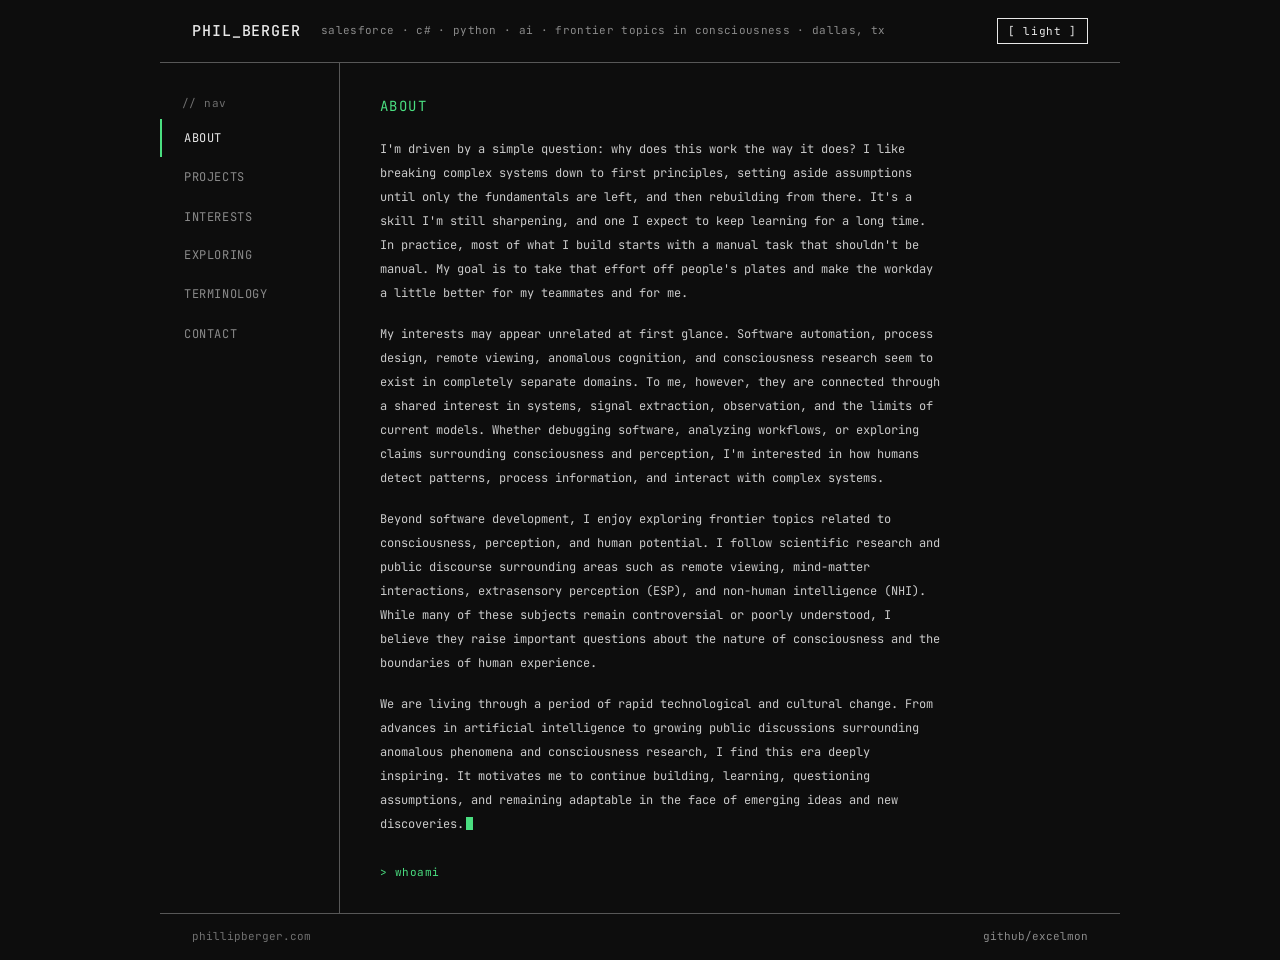
<file: index.html>
<!DOCTYPE html>
<html lang="en">
<head>
  <meta charset="UTF-8" />
  <meta name="description" content="Phillip Berger — Salesforce, C#, Python, automation, and consciousness research. Based in Dallas-Fort Worth, TX.">
  <meta name="viewport" content="width=device-width, initial-scale=1.0" />
  <title>Phillip Berger</title>
  <link rel="canonical" href="https://phillipberger.com/" />

  <!-- Link previews (LinkedIn, Slack, etc.) -->
  <meta property="og:type" content="website" />
  <meta property="og:site_name" content="Phillip Berger" />
  <meta property="og:title" content="Phillip Berger" />
  <meta property="og:description" content="Phillip Berger — Salesforce, C#, Python, automation, and consciousness research. Based in Dallas-Fort Worth, TX." />
  <meta property="og:url" content="https://phillipberger.com/" />
  <meta property="og:image" content="https://phillipberger.com/assets/img/og-home.png" />
  <meta property="og:image:width" content="1200" />
  <meta property="og:image:height" content="627" />
  <meta name="twitter:card" content="summary_large_image" />

  <script>
    try { if (localStorage.getItem('site-theme') === 'light') document.documentElement.setAttribute('data-theme', 'light'); } catch (e) {}
  </script>
  <link href="https://fonts.googleapis.com/css2?family=JetBrains+Mono:wght@400;500&display=swap" rel="stylesheet" />
  <link href="/assets/css/site.css" rel="stylesheet" />
</head>
<body>

<div class="site-wrap">

  <header>
    <span class="name">PHIL_BERGER</span>
    <span class="tagline">salesforce &middot; c# &middot; python &middot; ai &middot; frontier topics in consciousness &middot; dallas, tx</span>
    <div class="header-right">
      <button class="theme-toggle" onclick="toggleTheme()" id="themeBtn">[ light ]</button>
    </div>
    <div class="tab-row">
      <div class="folder-nav-wrap">
        <button class="folder-tab-btn" id="folderTabBtn" onclick="toggleFolderNav(this)">
          <svg class="tab-border" aria-hidden="true">
            <polyline id="tabBorderPoly" points=""/>
          </svg>
          &gt; NAV
        </button>
        <div class="folder-dropdown" id="folderDropdown">
          <button class="active" onclick="showMobile('about', this)">ABOUT</button>
          <a class="nav-link" href="/projects/">PROJECTS</a>
          <button onclick="showMobile('interests', this)">INTERESTS</button>
          <button onclick="showMobile('exploring', this)">EXPLORING</button>
          <a class="nav-link" href="/terminology/">TERMINOLOGY</a>
          <button onclick="showMobile('contact', this)">CONTACT</button>
        </div>
      </div>
    </div>
  </header>

  <div class="body">

    <nav>
      <div class="nav-comment">// nav</div>
      <button class="active" onclick="show('about', this)">ABOUT</button>
      <a class="nav-link" href="/projects/">PROJECTS</a>
      <button onclick="show('interests', this)">INTERESTS</button>
      <button onclick="show('exploring', this)">EXPLORING</button>
      <a class="nav-link" href="/terminology/">TERMINOLOGY</a>
      <button onclick="show('contact', this)">CONTACT</button>
    </nav>

    <main>

      <div class="section active" id="about">
        <div class="section-label">ABOUT</div>
        <p class="about-text">
          I'm driven by a simple question: why does this work the way it does? I like breaking 
          complex systems down to first principles, setting aside assumptions until only the 
          fundamentals are left, and then rebuilding from there. It's a skill I'm still sharpening, 
          and one I expect to keep learning for a long time. In practice, most of what I build 
          starts with a manual task that shouldn't be manual. My goal is to take that effort off 
          people's plates and make the workday a little better for my teammates and for me.
        </p>
        <p class="about-text" style="margin-top: 1.4em;">
          My interests may appear unrelated at first glance. Software automation, process design, 
          remote viewing, anomalous cognition, and consciousness research seem to exist in 
          completely separate domains. To me, however, they are connected through a shared interest 
          in systems, signal extraction, observation, and the limits of current models. Whether 
          debugging software, analyzing workflows, or exploring claims surrounding consciousness and 
          perception, I'm interested in how humans detect patterns, process information, and 
          interact with complex systems.
        </p>
        <p class="about-text" style="margin-top: 1.4em;">
          Beyond software development, I enjoy exploring frontier topics related to consciousness, 
          perception, and human potential. I follow scientific research and public discourse 
          surrounding areas such as remote viewing, mind-matter interactions, extrasensory 
          perception (ESP), and non-human intelligence (NHI). While many of these subjects remain 
          controversial or poorly understood, I believe they raise important questions about the 
          nature of consciousness and the boundaries of human experience.
        </p>
        <p class="about-text" style="margin-top: 1.4em;">
          We are living through a period of rapid technological and cultural change. From advances 
          in artificial intelligence to growing public discussions surrounding anomalous phenomena 
          and consciousness research, I find this era deeply inspiring. It motivates me to continue 
          building, learning, questioning assumptions, and remaining adaptable in the face of 
          emerging ideas and new discoveries.<span class="cursor"></span></p>
        </p>
        <div class="prompt-line">&gt; whoami</div>
      </div>

      <div class="section" id="interests">
        <div class="section-label">INTERESTS</div>
        <div class="interest-row">
          <span class="interest-label">Salesforce Trailhead</span>
          <span class="interest-meta">[RANGER] [21 SUPERBADGES]</span>
        </div>
        <div class="interest-row">
          <span class="interest-label">Automated PDF Generation</span>
          <span class="interest-meta">[ACTIVE]</span>
        </div>

        <div class="interests-subhead">===== READING =====</div>

        <div class="book-row">
          <div class="book-top">
            <span class="book-title">Remote Viewing Secrets</span>
            <span class="book-author">[BY Joseph McMoneagle]</span>
          </div>
          <div class="book-note">Remote Viewer #001 in the Army's STARGATE program. Learn how to remote view and develop your own abilities.</div>
        </div>

        <div class="book-row">
          <div class="book-top">
            <span class="book-title">Limitless Mind</span>
            <span class="book-author">[BY Russell Targ]</span>
          </div>
          <div class="book-note">Stanford Research Institute's investigations into psychic abilities and the spiritual implications of remote viewing.</div>
        </div>

        <div class="book-row">
          <div class="book-top">
            <span class="book-title">The Science of Magic</span>
            <span class="book-author">[BY Dean Radin PhD]</span>
          </div>
          <div class="book-note">Explores scientific breakthroughs, from quantum mechanics to the mind-body connection to non-local consciousness.</div>
        </div>

        <div class="book-row">
          <div class="book-top">
            <span class="book-title">Encounters</span>
            <span class="book-author">[BY D.W. Pasulka]</span>
          </div>
          <div class="book-note">Examines the various forms of NHI contact and how the phenomena interacts with humanity.</div>
        </div>

        <div class="book-row">
          <div class="book-top">
            <span class="book-title">Skinwalkers at the Pentagon</span>
            <span class="book-author">[BY James T. Lacatski D.Eng.]</span>
          </div>
          <div class="book-note">The Pentagon's Advanced Aerospace Weapon System Applications Program (AAWSAP) to investigate UFOs leads to Skinwalker Ranch, where strange phenomena is reported and entities that follow military personnel back home.</div>
        </div>

        <div class="book-row">
          <div class="book-top">
            <span class="book-title">The Seventh Sense</span>
            <span class="book-author">[BY Lyn Buchanan]</span>
          </div>
          <div class="book-note">Buchanan shares his story about being trained to remote view for the U.S. military, and how he trains individuals to utilize their inherent psychic abilities through controlled remove viewing (CRV).</div>
        </div>

        <div class="prompt-line">&gt; perception_under_review_</div>
      </div>

      <div class="section" id="exploring">
        <div class="section-label">CURRENTLY EXPLORING</div>
        <div class="exploring-item">Basic Controlled Remote Viewing (CRV) Course - crviewer.com</div>
        <div class="exploring-item">ARV protocols</div>
        <div class="exploring-item">Learning more about AI-assisted systems design</div>
        <div class="exploring-item">IONS Noetic Adventure game/study</div>
        <div class="prompt-line">&gt; always_learning_</div>
      </div>

      <div class="section" id="contact">
        <div class="section-label">CONTACT</div>
        <div class="contact-tagline">Feel free to reach out regarding software, systems design, or consciousness research.</div>
        <div class="contact-row">
          <span class="contact-label">EMAIL</span>
          <span class="contact-value"><a href="mailto:berger.phil@gmail.com">berger.phil@gmail.com</a></span>
        </div>
        <div class="contact-row">
          <span class="contact-label">LINKEDIN</span>
          <span class="contact-value"><a href="https://www.linkedin.com/in/phillip-berger-99815488/" target="_blank" rel="noopener">linkedin.com/in/phillip-berger-99815488</a></span>
        </div>
        <div class="contact-row">
          <span class="contact-label">GITHUB</span>
          <span class="contact-value"><a href="https://github.com/excelmon" target="_blank" rel="noopener">github.com/excelmon</a></span>
        </div>
        <div class="prompt-line">&gt; establish_connection_</div>
      </div>

    </main>

  </div>

  <footer>
    <span class="footer-left">phillipberger.com</span>
    <span class="footer-right">
      <a href="https://github.com/excelmon" target="_blank" rel="noopener">github/excelmon</a>
    </span>
  </footer>

</div>

<script src="/assets/js/site.js"></script>
<script>
  // Section switching for the home page. Sections are deep-linkable: /#about, /#interests, /#exploring, /#contact
  function activate(id) {
    var target = document.getElementById(id);
    if (!target || !target.classList.contains('section')) return false;
    document.querySelectorAll('.section').forEach(function(s) { s.classList.remove('active'); });
    target.classList.add('active');
    document.querySelectorAll('nav button, .folder-dropdown button').forEach(function(b) {
      var oc = b.getAttribute('onclick') || '';
      b.classList.toggle('active', oc.indexOf("'" + id + "'") !== -1);
    });
    return true;
  }

  function setHash(id) {
    if (history.replaceState) history.replaceState(null, '', id === 'about' ? '/' : '#' + id);
  }

  function show(id, el) {
    activate(id);
    setHash(id);
  }

  function showMobile(id, el) {
    activate(id);
    setHash(id);
    closeFolderNav();
  }

  function routeFromHash() {
    var id = (location.hash || '').replace('#', '');
    if (id === 'projects') { location.replace('/projects/'); return; }  // old links
    activate(id || 'about');
  }

  routeFromHash();
  window.addEventListener('hashchange', routeFromHash);
</script>

<!-- Cloudflare Web Analytics --><script defer src='https://static.cloudflareinsights.com/beacon.min.js' data-cf-beacon='{"token": "962c4d2133ba44c7ba669d0be5d064f4"}'></script><!-- End Cloudflare Web Analytics -->

</body>
</html>
</file>
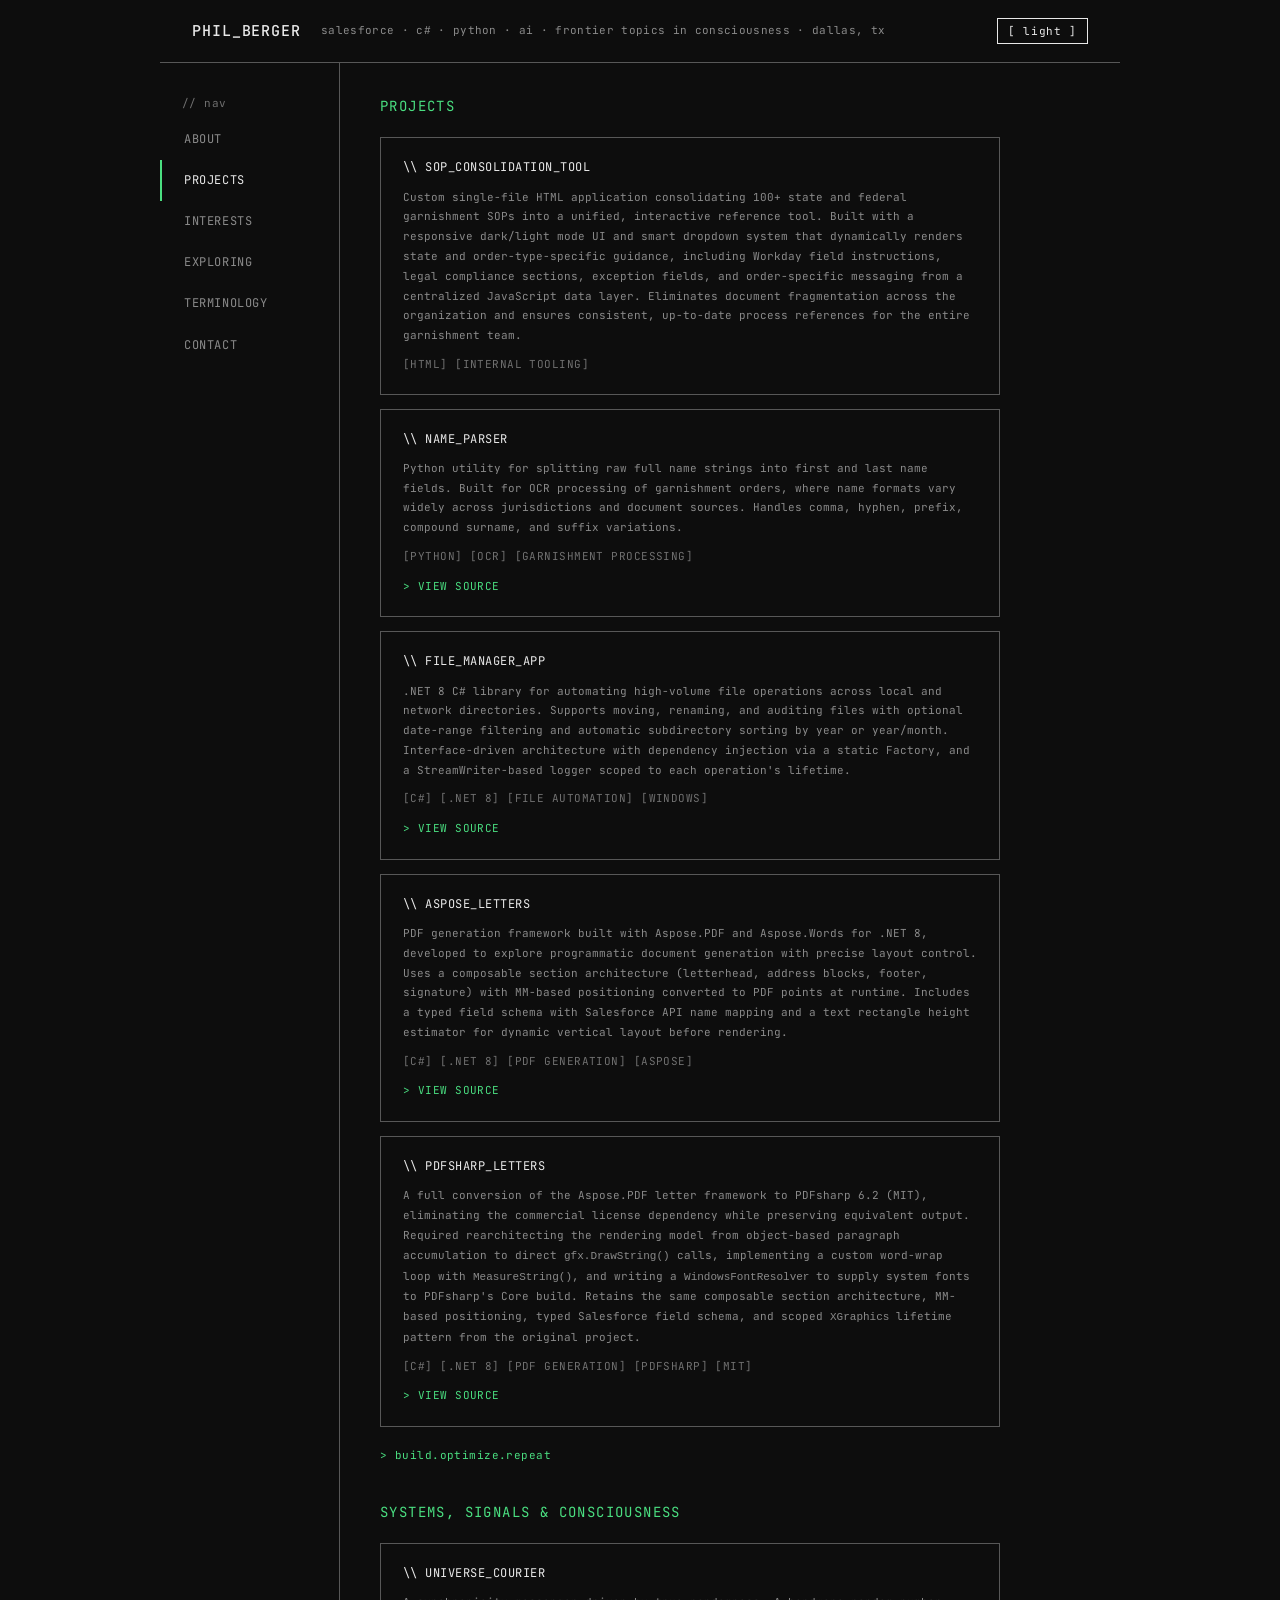
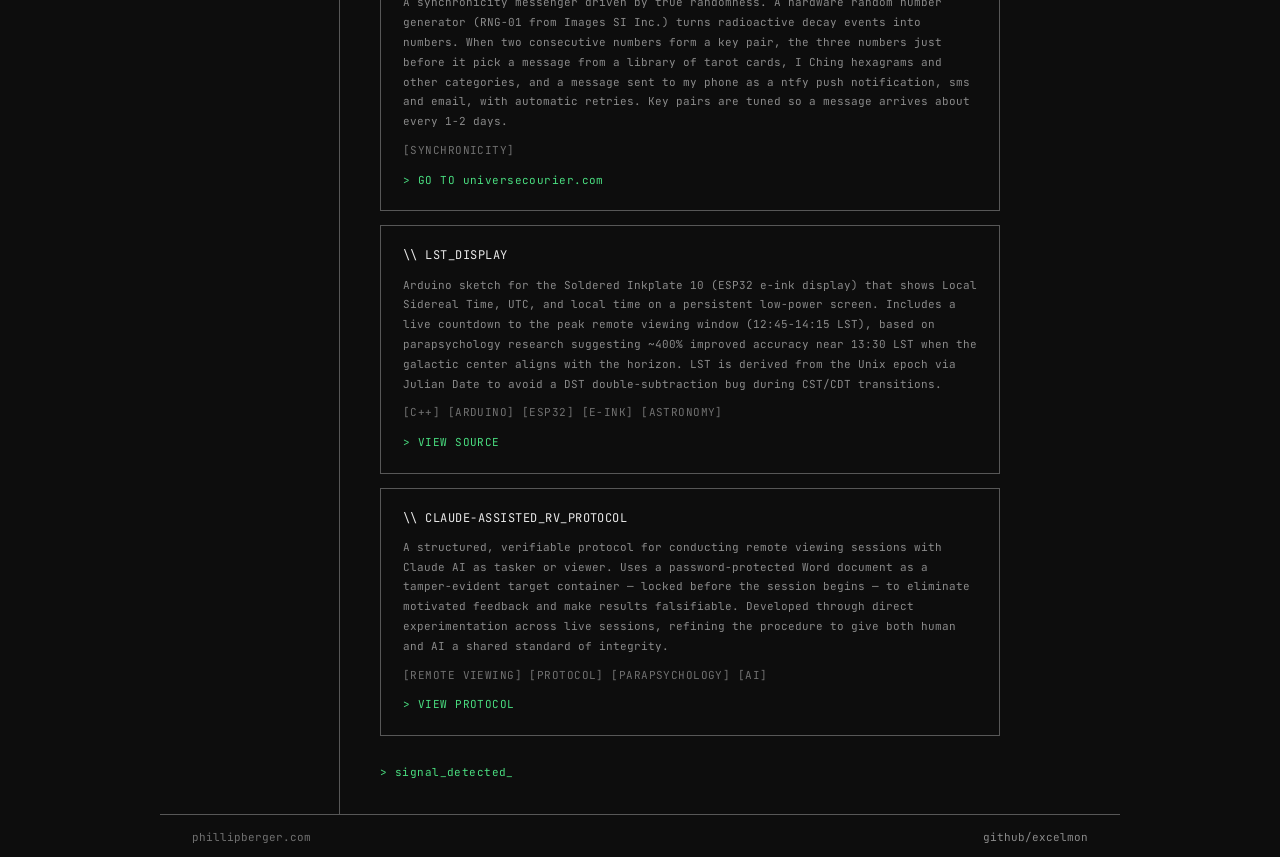
<file: projects/index.html>
<!DOCTYPE html>
<html lang="en">
<head>
  <meta charset="UTF-8" />
  <meta name="viewport" content="width=device-width, initial-scale=1.0" />
  <title>Projects — Phillip Berger</title>
  <meta name="description" content="Software projects by Phillip Berger: garnishment process tooling, C#/.NET 8 PDF generation, Python OCR utilities, and file automation.">
  <link rel="canonical" href="https://phillipberger.com/projects/" />

  <!-- Link previews (LinkedIn, Slack, etc.) -->
  <meta property="og:type" content="website" />
  <meta property="og:site_name" content="Phillip Berger" />
  <meta property="og:title" content="Projects — Phillip Berger" />
  <meta property="og:description" content="Software projects by Phillip Berger: garnishment process tooling, C#/.NET 8 PDF generation, Python OCR utilities, and file automation." />
  <meta property="og:url" content="https://phillipberger.com/projects/" />
  <meta property="og:image" content="https://phillipberger.com/assets/img/og-projects.png" />
  <meta property="og:image:width" content="1200" />
  <meta property="og:image:height" content="627" />
  <meta name="twitter:card" content="summary_large_image" />

  <script>
    try { if (localStorage.getItem('site-theme') === 'light') document.documentElement.setAttribute('data-theme', 'light'); } catch (e) {}
  </script>
  <link href="https://fonts.googleapis.com/css2?family=JetBrains+Mono:wght@400;500&display=swap" rel="stylesheet" />
  <link href="/assets/css/site.css" rel="stylesheet" />
</head>
<body>

<div class="site-wrap">

  <header>
    <a class="name" href="/" style="text-decoration:none;">PHIL_BERGER</a>
    <span class="tagline">salesforce &middot; c# &middot; python &middot; ai &middot; frontier topics in consciousness &middot; dallas, tx</span>
    <div class="header-right">
      <button class="theme-toggle" onclick="toggleTheme()" id="themeBtn">[ light ]</button>
    </div>
    <div class="tab-row">
      <div class="folder-nav-wrap">
        <button class="folder-tab-btn" id="folderTabBtn" onclick="toggleFolderNav(this)">
          <svg class="tab-border" aria-hidden="true">
            <polyline id="tabBorderPoly" points=""/>
          </svg>
          &gt; NAV
        </button>
        <div class="folder-dropdown" id="folderDropdown">
          <a class="nav-link" href="/#about">ABOUT</a>
          <a class="nav-link active" href="/projects/" aria-current="page">PROJECTS</a>
          <a class="nav-link" href="/#interests">INTERESTS</a>
          <a class="nav-link" href="/#exploring">EXPLORING</a>
          <a class="nav-link" href="/terminology/">TERMINOLOGY</a>
          <a class="nav-link" href="/#contact">CONTACT</a>
        </div>
      </div>
    </div>
  </header>

  <div class="body">

    <nav>
      <div class="nav-comment">// nav</div>
      <a class="nav-link" href="/#about">ABOUT</a>
      <a class="nav-link active" href="/projects/" aria-current="page">PROJECTS</a>
      <a class="nav-link" href="/#interests">INTERESTS</a>
      <a class="nav-link" href="/#exploring">EXPLORING</a>
      <a class="nav-link" href="/terminology/">TERMINOLOGY</a>
      <a class="nav-link" href="/#contact">CONTACT</a>
    </nav>

    <main>

      <div class="section active" id="projects">
        <h1 class="section-label" style="font-weight:400;">PROJECTS</h1>

        <div class="project-card" id="sop-consolidation-tool">
          <div class="project-title">\\ SOP_CONSOLIDATION_TOOL</div>
          <div class="project-desc">
            Custom single-file HTML application consolidating 100+ state and federal garnishment SOPs 
            into a unified, interactive reference tool. Built with a responsive dark/light mode UI
            and smart dropdown system that dynamically renders state and order-type-specific guidance,
            including Workday field instructions, legal compliance sections, exception fields, and
            order-specific messaging from a centralized JavaScript data layer. Eliminates document
            fragmentation across the organization and ensures consistent, up-to-date process references
            for the entire garnishment team.
          </div>
          <div class="project-tag">[HTML] [INTERNAL TOOLING]</div>
        </div>

        <div class="project-card" id="name-parser">
          <div class="project-title">\\ NAME_PARSER</div>
          <div class="project-desc">
            Python utility for splitting raw full name strings into first and last
            name fields. Built for OCR processing of garnishment orders, where name
            formats vary widely across jurisdictions and document sources. Handles
            comma, hyphen, prefix, compound surname, and suffix variations.
          </div>
          <div class="project-tag">[PYTHON] [OCR] [GARNISHMENT PROCESSING]</div>
          <a class="project-link" href="https://github.com/excelmon/excelmon.github.io/tree/main/projects/name-parser" target="_blank" rel="noopener">&gt; VIEW SOURCE</a>
        </div>

        <div class="project-card" id="file-manager-app">
          <div class="project-title">\\ FILE_MANAGER_APP</div>
          <div class="project-desc">
            .NET 8 C# library for automating high-volume file operations across local
            and network directories. Supports moving, renaming, and auditing files
            with optional date-range filtering and automatic subdirectory sorting by
            year or year/month. Interface-driven architecture with dependency
            injection via a static Factory, and a StreamWriter-based logger scoped
            to each operation's lifetime.
          </div>
          <div class="project-tag">[C#] [.NET 8] [FILE AUTOMATION] [WINDOWS]</div>
          <a class="project-link" href="https://github.com/excelmon/excelmon.github.io/tree/main/projects/file-manager-app" target="_blank" rel="noopener">&gt; VIEW SOURCE</a>
        </div>
        <div class="project-card" id="aspose-letters">
          <div class="project-title">\\ ASPOSE_LETTERS</div>
          <div class="project-desc">
            PDF generation framework built with Aspose.PDF and Aspose.Words for
            .NET 8, developed to explore programmatic document generation with
            precise layout control. Uses a composable section architecture
            (letterhead, address blocks, footer, signature) with MM-based
            positioning converted to PDF points at runtime. Includes a typed
            field schema with Salesforce API name mapping and a text rectangle
            height estimator for dynamic vertical layout before rendering.
          </div>
          <div class="project-tag">[C#] [.NET 8] [PDF GENERATION] [ASPOSE]</div>
          <a class="project-link" href="https://github.com/excelmon/excelmon.github.io/tree/main/projects/aspose-letters" target="_blank" rel="noopener">&gt; VIEW SOURCE</a>
        </div>

        <div class="project-card" id="pdfsharp-letters">
          <div class="project-title">\\ PDFSHARP_LETTERS</div>
          <div class="project-desc">
            A full conversion of the Aspose.PDF letter framework to PDFsharp 6.2
            (MIT), eliminating the commercial license dependency while preserving
            equivalent output. Required rearchitecting the rendering model from
            object-based paragraph accumulation to direct <code>gfx.DrawString()</code>
            calls, implementing a custom word-wrap loop with <code>MeasureString()</code>,
            and writing a <code>WindowsFontResolver</code> to supply system fonts to
            PDFsharp's Core build. Retains the same composable section architecture,
            MM-based positioning, typed Salesforce field schema, and scoped
            <code>XGraphics</code> lifetime pattern from the original project.
          </div>
          <div class="project-tag">[C#] [.NET 8] [PDF GENERATION] [PDFSHARP] [MIT]</div>
          <a class="project-link" href="https://github.com/excelmon/excelmon.github.io/tree/main/projects/pdfsharp-letters" target="_blank" rel="noopener">&gt; VIEW SOURCE</a>
        </div>

        <div class="prompt-line" style="margin-top: 20px;">&gt; build.optimize.repeat</div>

        <div class="section-label" style="margin-top: 36px;">SYSTEMS, SIGNALS &amp; CONSCIOUSNESS</div>

        <div class="project-card" id="universecourier">
          <div class="project-title">\\ UNIVERSE_COURIER</div>
          <div class="project-desc">
            A synchronicity messenger driven by true randomness. A hardware random number
            generator (RNG-01 from Images SI Inc.) turns radioactive decay events into numbers.
            When two consecutive numbers form a key pair, the three numbers just before it pick a 
            message from a library of tarot cards, I Ching hexagrams and other categories, and a  
            message sent to my phone as a ntfy push notification, sms and email, with automatic retries. 
            Key pairs are tuned so a message arrives about every 1-2 days.
          </div>
          <div class="project-tag">[SYNCHRONICITY]</div>
          <a class="project-link" href="https://universecourier.com" target="_blank" rel="noopener">&gt; GO TO universecourier.com</a>
        </div>

        <div class="project-card" id="lst-display">
          <div class="project-title">\\ LST_DISPLAY</div>
          <div class="project-desc">
            Arduino sketch for the Soldered Inkplate 10 (ESP32 e-ink display) that
            shows Local Sidereal Time, UTC, and local time on a persistent low-power
            screen. Includes a live countdown to the peak remote viewing window
            (12:45-14:15 LST), based on parapsychology research suggesting ~400%
            improved accuracy near 13:30 LST when the galactic center aligns with
            the horizon. LST is derived from the Unix epoch via Julian Date to avoid
            a DST double-subtraction bug during CST/CDT transitions.
          </div>
          <div class="project-tag">[C++] [ARDUINO] [ESP32] [E-INK] [ASTRONOMY]</div>
          <a class="project-link" href="https://github.com/excelmon/excelmon.github.io/tree/main/projects/lst-display" target="_blank" rel="noopener">&gt; VIEW SOURCE</a>
        </div>

        <div class="project-card" id="claude-assisted-rv-protocol">
          <div class="project-title">\\ CLAUDE-ASSISTED_RV_PROTOCOL</div>
          <div class="project-desc">
            A structured, verifiable protocol for conducting remote viewing sessions
            with Claude AI as tasker or viewer. Uses a password-protected Word
            document as a tamper-evident target container — locked before the session
            begins — to eliminate motivated feedback and make results falsifiable.
            Developed through direct experimentation across live sessions, refining
            the procedure to give both human and AI a shared standard of integrity.
          </div>
          <div class="project-tag">[REMOTE VIEWING] [PROTOCOL] [PARAPSYCHOLOGY] [AI]</div>
          <a class="project-link" href="https://github.com/excelmon/excelmon.github.io/tree/main/projects/remote-viewing-protocol" target="_blank" rel="noopener">&gt; VIEW PROTOCOL</a>
        </div>
        <div class="prompt-line">&gt; signal_detected_</div>
      </div>

    </main>

  </div>

  <footer>
    <span class="footer-left"><a href="/" style="color:inherit;">phillipberger.com</a></span>
    <span class="footer-right">
      <a href="https://github.com/excelmon" target="_blank" rel="noopener">github/excelmon</a>
    </span>
  </footer>

</div>

<script src="/assets/js/site.js"></script>

<!-- Cloudflare Web Analytics --><script defer src='https://static.cloudflareinsights.com/beacon.min.js' data-cf-beacon='{"token": "962c4d2133ba44c7ba669d0be5d064f4"}'></script><!-- End Cloudflare Web Analytics -->

</body>
</html>
</file>
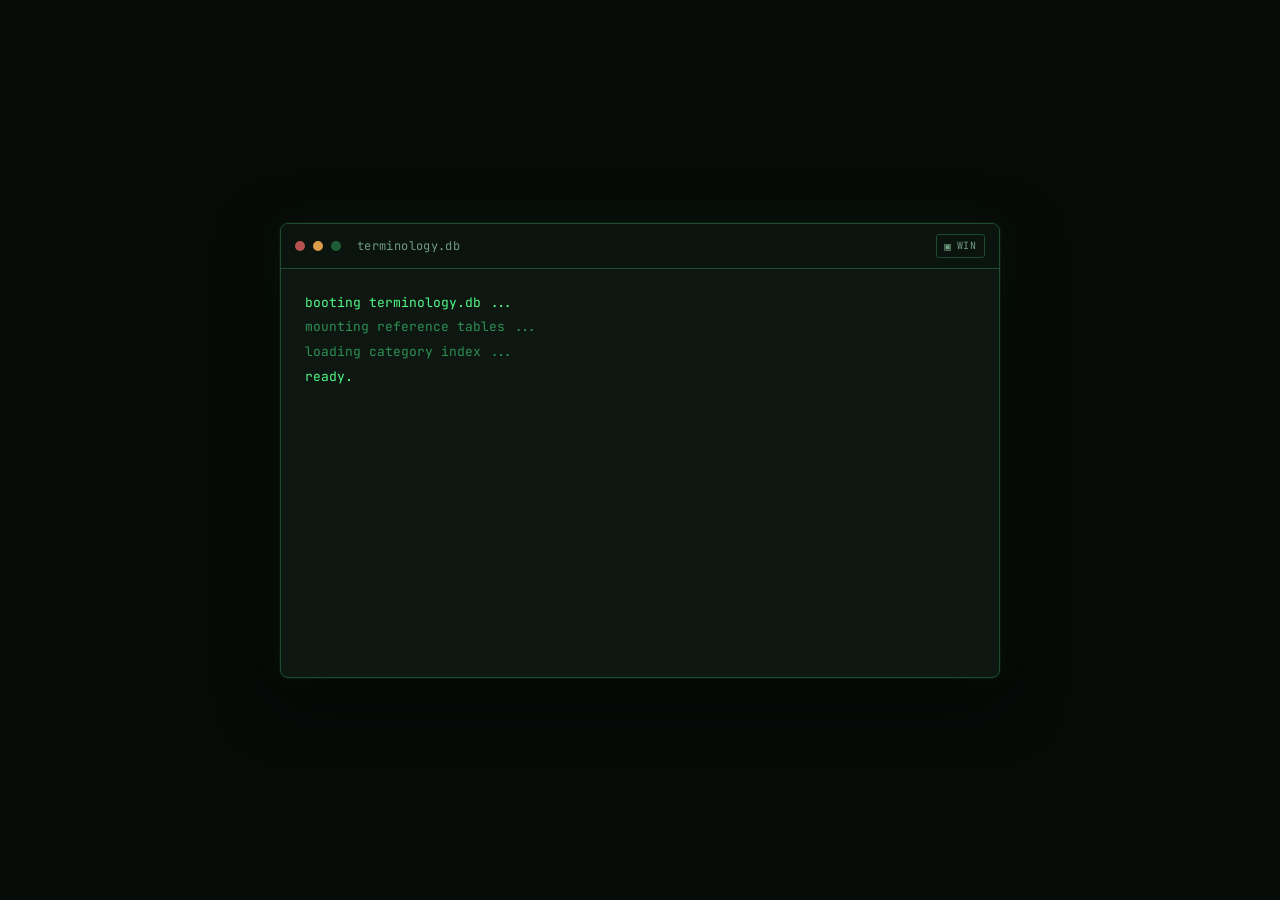
<file: terminology/index.html>
<!DOCTYPE html>
<html lang="en">
<head>
<meta charset="UTF-8">
<meta name="viewport" content="width=device-width, initial-scale=1.0, viewport-fit=cover">
<meta name="theme-color" content="#070b08">
<meta name="apple-mobile-web-app-capable" content="yes">
<meta name="apple-mobile-web-app-status-bar-style" content="black-translucent">
<meta name="apple-mobile-web-app-title" content="terminology.db">
<meta name="mobile-web-app-capable" content="yes">
<meta name="description" content="Interactive terminology reference terminal.">
<link rel="apple-touch-icon" href="data:image/svg+xml,%3Csvg%20xmlns%3D%22http%3A%2F%2Fwww.w3.org%2F2000%2Fsvg%22%20viewBox%3D%220%200%20180%20180%22%3E%3Crect%20width%3D%22180%22%20height%3D%22180%22%20rx%3D%2238%22%20fill%3D%22%23070b08%22%2F%3E%3Crect%20x%3D%2222%22%20y%3D%2234%22%20width%3D%22136%22%20height%3D%22112%22%20rx%3D%2210%22%20fill%3D%22%230d1611%22%20stroke%3D%22%231f4a30%22%20stroke-width%3D%224%22%2F%3E%3Ccircle%20cx%3D%2242%22%20cy%3D%2251%22%20r%3D%225%22%20fill%3D%22%23ff6b6b%22%2F%3E%3Ccircle%20cx%3D%2258%22%20cy%3D%2251%22%20r%3D%225%22%20fill%3D%22%23ffb454%22%2F%3E%3Ccircle%20cx%3D%2274%22%20cy%3D%2251%22%20r%3D%225%22%20fill%3D%22%234ffb86%22%2F%3E%3Cpath%20d%3D%22M42%2082h55M42%20101h75M42%20120h48%22%20stroke%3D%22%234ffb86%22%20stroke-width%3D%227%22%20stroke-linecap%3D%22round%22%2F%3E%3C%2Fsvg%3E">
<title>terminology.db</title>
<link rel="preconnect" href="https://fonts.googleapis.com">
<link href="https://fonts.googleapis.com/css2?family=VT323&family=JetBrains+Mono:wght@400;500;700&display=swap" rel="stylesheet">
<style>
  :root {
    --bg: #070b08;
    --bg-panel: #0d1611;
    --bg-inset: #081209;
    --green: #4ffb86;
    --green-bright: #a8ffc4;
    --green-dim: #2b8f52;
    --green-faint: #1c5c37;
    --amber: #ffb454;
    --text-muted: #6f9a80;
    --border: #1f4a30;
    --danger: #ff6b6b;

    --window-bg: var(--bg-panel);
    --title-bg: #0a130d;
    --title-border: var(--border);
    --window-radius: 8px;
  }

  * { box-sizing: border-box; }

  html, body {
    margin: 0;
    padding: 0;
    min-height: 100vh;
    background: var(--bg);
    font-family: 'JetBrains Mono', monospace;
    color: var(--green);
  }

  body {
    display: flex;
    align-items: center;
    justify-content: center;
    padding:
      max(32px, env(safe-area-inset-top))
      max(16px, env(safe-area-inset-right))
      max(32px, env(safe-area-inset-bottom))
      max(16px, env(safe-area-inset-left));
    -webkit-tap-highlight-color: transparent;
    overscroll-behavior-y: none;
  }

  /* ---------- CRT wrapper ---------- */
  .crt {
    position: relative;
    width: 100%;
    max-width: 720px;
  }

  .crt::before {
    content: "";
    position: absolute;
    inset: 0;
    pointer-events: none;
    background: repeating-linear-gradient(
      to bottom,
      rgba(255,255,255,0.025) 0px,
      rgba(255,255,255,0.025) 1px,
      transparent 1px,
      transparent 3px
    );
    mix-blend-mode: overlay;
    z-index: 5;
    border-radius: 8px;
  }

  .terminal-window {
    position: relative;
    background: var(--window-bg);
    border: 1px solid var(--border);
    border-radius: var(--window-radius);
    box-shadow:
      0 0 0 1px rgba(79, 251, 134, 0.05),
      0 20px 60px rgba(0,0,0,0.6),
      0 0 40px rgba(79, 251, 134, 0.06);
    overflow: hidden;
    animation: flicker 6s infinite steps(1);
  }

  @keyframes flicker {
    0%, 96%, 100% { opacity: 1; }
    97% { opacity: 0.94; }
    98% { opacity: 1; }
  }

  @media (prefers-reduced-motion: reduce) {
    .terminal-window { animation: none; }
  }

  /* ---------- title bar ---------- */
  .title-bar {
    display: flex;
    align-items: center;
    gap: 8px;
    padding: 10px 14px;
    background: var(--title-bg);
    border-bottom: 1px solid var(--title-border);
  }

  .dot { width: 10px; height: 10px; border-radius: 50%; background: var(--green-faint); }
  .dot.amber { background: var(--amber); opacity: 0.85; }
  .dot.red { background: var(--danger); opacity: 0.7; }

  .close-site {
    cursor: pointer;
    text-decoration: none;
  }

  .dot.red.close-site:hover {
    opacity: 1;
    box-shadow: 0 0 8px rgba(255, 107, 107, 0.45);
  }

  .title-bar span.name {
    margin-left: 8px;
    font-size: 12px;
    color: var(--text-muted);
    letter-spacing: 0.03em;
  }

  /* ---------- theme toggle ---------- */
  .theme-toggle {
    margin-left: auto;
    display: inline-flex;
    align-items: center;
    gap: 5px;
    padding: 4px 7px;
    border: 1px solid var(--border);
    border-radius: 3px;
    background: transparent;
    color: var(--text-muted);
    font-family: inherit;
    font-size: 10px;
    letter-spacing: 0.08em;
    cursor: pointer;
    transition: border-color 0.15s ease, color 0.15s ease, background 0.15s ease;
  }

  .theme-toggle:hover {
    border-color: var(--green-dim);
    color: var(--green-bright);
    background: rgba(79, 251, 134, 0.05);
  }

  .theme-toggle .theme-icon { font-size: 11px; }

  /* ---------- Windows theme ---------- */
  .terminal-window.windows-theme {
    --bg-panel: #111111;
    --bg-inset: #050505;
    --green: #c7f0d0;
    --green-bright: #f2fff5;
    --green-dim: #8aaa93;
    --green-faint: #4c5d51;
    --amber: #d8a84e;
    --text-muted: #9aa39d;
    --border: #343434;
    --window-bg: #111111;
    --title-bg: #202020;
    --title-border: #343434;
    --window-radius: 2px;
    box-shadow:
      0 0 0 1px rgba(255,255,255,0.03),
      0 18px 50px rgba(0,0,0,0.65);
  }

  .terminal-window.windows-theme .title-bar {
    padding: 8px 10px 8px 12px;
    min-height: 34px;
  }

  .terminal-window.windows-theme .dot { display: none; }

  .terminal-window.windows-theme .title-bar::before {
    content: '▣';
    color: #cfcfcf;
    font-size: 13px;
    margin-right: 2px;
  }

  .terminal-window.windows-theme .title-bar span.name {
    margin-left: 0;
    color: #d7d7d7;
    font-family: 'Segoe UI', Arial, sans-serif;
    font-size: 12px;
    letter-spacing: 0;
  }

  .windows-controls {
    display: none;
  }

  .terminal-window.windows-theme .windows-controls {
    margin-left: 8px;
    display: flex;
    align-items: center;
    align-self: stretch;
  }

  .windows-controls button,
  .windows-controls a {
    width: 40px;
    height: 28px;
    padding: 0;
    border: 0;
    background: transparent;
    color: #d5d5d5;
    font-family: 'Segoe UI', Arial, sans-serif;
    font-size: 13px;
    cursor: default;
    text-decoration: none;
    display: inline-flex;
    align-items: center;
    justify-content: center;
  }

  .windows-controls .close { font-size: 15px; cursor: pointer; }

  .terminal-window.windows-theme .windows-controls .close:hover {
    background: #c42b1c;
    color: white;
  }

  .terminal-window.windows-theme .windows-controls button:not(.close):hover {
    background: #353535;
  }

  .terminal-window.windows-theme .banner {
    font-family: 'Cascadia Mono', 'Consolas', 'Courier New', monospace;
    text-shadow: none;
  }

  .terminal-window.windows-theme select,
  .terminal-window.windows-theme button.flashcard-btn,
  .terminal-window.windows-theme .output-panel {
    border-radius: 2px;
  }

  .terminal-window.windows-theme button.flashcard-btn {
    color: #d8d8d8;
    border-color: #666;
  }

  .terminal-window.windows-theme button.flashcard-btn:hover {
    background: rgba(255,255,255,0.05);
    box-shadow: none;
  }

  /* ---------- body ---------- */
  .terminal-body {
    padding: 22px 24px 26px;
    min-height: 360px;
  }

  .banner {
    font-family: 'VT323', monospace;
    font-size: 30px;
    line-height: 1.1;
    color: var(--green-bright);
    text-shadow: 0 0 12px rgba(79,251,134,0.35);
    margin: 0 0 4px;
    letter-spacing: 0.02em;
  }

  .subhead {
    font-size: 12px;
    color: var(--text-muted);
    margin: 0 0 22px;
  }

  /* boot sequence */
  #boot {
    font-size: 13px;
    line-height: 1.9;
    min-height: 360px;
  }
  #boot .boot-line { opacity: 0; animation: bootIn 0.15s ease-out forwards; }
  #boot .boot-line.dim { color: var(--green-dim); }
  @keyframes bootIn { to { opacity: 1; } }

  #main { display: none; }
  #main.visible { display: block; animation: bootIn 0.3s ease-out; }

  /* ---------- prompt rows ---------- */
  .prompt-row {
    margin-bottom: 18px;
  }

  .prompt-row.hidden { display: none; }

  label {
    display: block;
    font-size: 11px;
    text-transform: uppercase;
    letter-spacing: 0.12em;
    color: var(--green-dim);
    margin-bottom: 6px;
  }

  label::before {
    content: "> ";
    color: var(--amber);
  }

  select {
    width: 100%;
    appearance: none;
    -webkit-appearance: none;
    background: var(--bg-inset);
    color: var(--green-bright);
    border: 1px solid var(--border);
    border-radius: 4px;
    padding: 10px 34px 10px 12px;
    font-family: inherit;
    font-size: 14px;
    cursor: pointer;
    background-image: linear-gradient(45deg, transparent 50%, var(--green-dim) 50%),
                       linear-gradient(135deg, var(--green-dim) 50%, transparent 50%);
    background-position: calc(100% - 18px) center, calc(100% - 13px) center;
    background-size: 5px 5px, 5px 5px;
    background-repeat: no-repeat;
    transition: border-color 0.15s ease;
  }

  select:hover { border-color: var(--green-dim); }

  select:focus-visible, button:focus-visible {
    outline: none;
    border-color: var(--green);
    box-shadow: 0 0 0 3px rgba(79, 251, 134, 0.25);
  }

  option { background: var(--bg-inset); color: var(--green-bright); }

  /* ---------- actions ---------- */
  .actions {
    display: flex;
    align-items: center;
    gap: 14px;
    margin: 22px 0 20px;
    flex-wrap: wrap;
  }

  button.flashcard-btn {
    background: transparent;
    color: var(--amber);
    border: 1px solid var(--amber);
    border-radius: 4px;
    padding: 10px 18px;
    font-family: inherit;
    font-size: 13px;
    letter-spacing: 0.06em;
    cursor: pointer;
    transition: background 0.15s ease, color 0.15s ease, box-shadow 0.15s ease;
  }

  button.flashcard-btn:hover {
    background: rgba(255, 180, 84, 0.1);
    box-shadow: 0 0 16px rgba(255, 180, 84, 0.25);
  }

  button.flashcard-btn:active { transform: translateY(1px); }

  .hint {
    font-size: 11px;
    color: var(--text-muted);
  }

  /* ---------- output ---------- */
  .output-panel {
    background: var(--bg-inset);
    border: 1px solid var(--border);
    border-radius: 4px;
    padding: 16px 18px;
    min-height: 120px;
  }

  .output-empty {
    color: var(--text-muted);
    font-size: 13px;
  }

  .output-cat {
    font-size: 10px;
    text-transform: uppercase;
    letter-spacing: 0.14em;
    color: var(--green-dim);
    margin-bottom: 8px;
  }

  .output-label {
    font-size: 15px;
    color: var(--green-bright);
    margin-bottom: 12px;
    font-weight: 700;
  }

  .output-label::before { content: "$ "; color: var(--amber); }

  pre.output-value {
    margin: 0;
    white-space: pre-wrap;
    word-break: break-word;
    font-family: 'JetBrains Mono', monospace;
    font-size: 13px;
    line-height: 1.6;
    color: var(--green);
  }

  pre.output-value big {
    font-size: 1.25em;
    line-height: 1.3;
  }

  .line-reveal {
    opacity: 0;
    display: block;
    animation: revealLine 0.18s ease-out forwards;
  }

  /* tighter spacing for table-like rows (lines containing "|") */
  .line-tight {
    line-height: 1.15;
  }

  .line-spacer {
    line-height: 0.8;
  }

  @keyframes revealLine {
    from { opacity: 0; transform: translateY(3px); }
    to { opacity: 1; transform: none; }
  }

  @media (prefers-reduced-motion: reduce) {
    .line-reveal { animation: none; opacity: 1; }
  }

  .cursor {
    display: inline-block;
    width: 8px;
    height: 14px;
    background: var(--green);
    margin-left: 2px;
    vertical-align: -2px;
    animation: blink 1s step-end infinite;
  }

  @keyframes blink { 50% { opacity: 0; } }

  @media (max-width: 480px) {
    body {
      align-items: flex-start;
      padding-top: max(18px, env(safe-area-inset-top));
      padding-bottom: max(18px, env(safe-area-inset-bottom));
    }

    .banner { font-size: 24px; }
    .terminal-body { padding: 18px 16px 20px; }

    select,
    button.flashcard-btn {
      min-height: 44px;
    }

    .theme-toggle {
      min-height: 32px;
      padding: 5px 8px;
    }

    .output-panel {
      overflow-x: hidden;
      -webkit-overflow-scrolling: touch;
    }
  
  @media (max-width: 480px) {
      pre.output-value {
          width: 100%;
          min-width: 0;
          font-size: 11px;
          line-height: 1.45;
          white-space: pre-wrap;
          overflow-wrap: anywhere;
          word-break: normal;
      }
  
      .line-tight {
          line-height: 1.2;
      }
  }

    .windows-controls button,
    .windows-controls a {
      width: 34px;
    }
  }
</style>
</head>
<body>

<div class="crt">
  <div class="terminal-window">
    <div class="title-bar">
      <a class="dot red close-site" href="/" aria-label="Back to main site" title="Back to main site"></a>
      <div class="dot amber"></div>
      <div class="dot"></div>
      <span class="name">terminology.db</span>

      <button class="theme-toggle" id="theme-toggle" type="button"
              aria-label="Switch terminal theme" title="Switch terminal theme">
        <span class="theme-icon">▣</span>
        <span id="theme-toggle-label">WIN</span>
      </button>

      <div class="windows-controls" aria-hidden="true">
        <button type="button" aria-label="Minimize">−</button>
        <button type="button" aria-label="Maximize">□</button>
        <a class="close close-site" href="/" aria-label="Back to main site" title="Back to main site">×</a>
      </div>
    </div>

    <div class="terminal-body">

      <div id="boot"></div>

      <div id="main">
        <p class="banner">TERMINOLOGY REFERENCE</p>
        <p class="subhead">select an area, then a term</p>

        <div class="prompt-row" id="row-area">
          <label for="area-select">terminology area</label>
          <select id="area-select">
            <option value="" disabled selected>-- choose an area --</option>
          </select>
        </div>

        <div class="prompt-row hidden" id="row-term">
          <label for="term-select">term</label>
          <select id="term-select">
            <option value="" disabled selected>-- choose a term --</option>
          </select>
        </div>

        <div class="actions">
          <button class="flashcard-btn" id="flashcard-btn" type="button">[ FLASHCARD ]</button>
          <span class="hint">pulls a random term from any area</span>
        </div>

        <div class="output-panel" id="output">
          <p class="output-empty">// no term selected yet</p>
        </div>
      </div>

    </div>
  </div>
</div>

<script>
  // ---------------------------------------------------------------
  // DATA
  // Converted from the Python source: triple-quoted strings -> template
  // literals, tabs -> spaces, dedent applied manually.
  // ---------------------------------------------------------------
  const terminologyDict = {
    consciousness: {
      catLabel: 'CONSCIOUSNESS',
      terms: {
        psionic_asset: {
          label: 'psionic asset',
          value: `A "psionic asset" refers to a human operator with alleged psychic or <b>"extratemporal"</b> \
abilities who is used in secret military or private programs to mentally summon, communicate with, or \
pilot non-human intelligence (NHI) craft.

<b><big>Origins and Core Claims of Psionic Assets</b></big>

The term gained widespread attention following disclosures by military veterans and whistleblowers \
like Jake Barber, who alleged that some crash-retrieval or landing operations were not accidental, \
but deliberately initiated by psionic operators.

<b>• Definition:</b> Individuals believed to possess a natural predisposition for anomalous mental \
sensitivities, telepathy, or remote interaction.
<b>• The Mechanism:</b> Operators reportedly use deep meditation, focused intent, or altered states of \
consciousness to create a mental or spiritual bridge with the technology or intelligence behind UAPs.

<u><b>Intended Functions:</b></u>
<b>• Summoning:</b> Persuading or inviting a craft to manifest or land in a specific location.
<b>• Interfacing:</b> Acting as a biological or telepathic link to comprehend or manipulate the craft's \
flight systems.
<b>• Retrieval Coordination:</b> Guiding recovery teams to precise locations where a controlled or landed \
phenomenon could be secured.`          
        },
        remote_viewing: {
          label: 'Remote Viewing (RV)',
          value: `Remote viewing is the practice of seeking mental impressions of a hidden, distant, \
or unseen target. Coined in the early 1970s by physicists [Russell Targ and Harold Puthoff] at the \
Stanford Research Institute (SRI) alongside artist Ingo Swann, the term emerged from experiments \
investigating psychic phenomena and espionage. Despite being widely considered a pseudoscience by the \
mainstream scientific community, it became the focus of multi-million-dollar intelligence programs \
and is still used, exploited and studied today.`
        },
        controlled_remote_viewing: {
          label: 'Controlled Remote Viewing (CRV)',
          value: `Controlled Remote Viewing (CRV) is a structured, protocol-driven methodology \
developed in the 1970s by the Stanford Research Institute alongside artist Ingo Swann.

Designed for intelligence-gathering, it uses pen, paper, and strict "blind" numerical coordinates \
to separate raw sensory data from imagination or analytical bias. Viewers are trained to set aside \
analytical naming (analytical overlay - AOL) or guessing ("it is a house") and focus purely on \
fundamental sensory descriptors ("red," "smooth," "cold").

The CRV structure allows the viewer to be in control of the session. The viewer has various tools \
to task the subconscious with information gathering and other tools to set asside analytical thoughts \
(the conscious, thinking mind), and emotional responses which degrade accuracy and slowly destroy the session.`
        },
        esp: {
          label: 'Extrasensory perception (ESP)',
          value: `ESP is the ability to gain information or feel things using the mind without using the \
standard physical senses of sight, hearing, touch, taste, or smell.

<big><b>Types of ESP</b></big>

<b>• Telepathy:</b> Reading or transferring thoughts between people.
<b>• Clairvoyance:</b> Seeing or knowing about hidden objects or distant events.
<b>• Precognition:</b> Predicting or foreseeing future events.
<b>• Retrocognition:</b> Knowing about events from the past`        
        }
      }
    },
    people: {
      catLabel: 'PEOPLE',
      terms: {
        harald_malmgren: {
          label: 'Harald Malmgren',
          value: `Harald Malmgren (1935 - 2025) was a statesman and whitehouse advisor. At the end of \
his life, he publicly claimed to have held pieces of a UFO in his hands, which was given to him by the \
head of the Albuquerque branch of the Atomic Security Commission and the eventual founder of DARPA, \
Lawrence Preston Gise (who also happens to be Jeff Bezos' maternal grandfather).

Malmgren's mentor was Richard Bissel, who founded <b>Area 51</b> and was deputy director of the CIA.`
        },
        jacobo_grinberg: {
          label: 'Jacobo Grinberg',
          value: `Dr. Jacobo Grinberg-Zylberbaum (1946 - 1994) was a prominent Mexican neurophysiologist \
and psychologist who famously vanished without a trace in December 1994 just before his 48th birthday, \
after he publicly claimed to have deciphered the fundamental codes of reality itself. He was allegedly \
on the verge of proving that human consciousness could directly alter the physical world, a concept akin \
to finding "the Matrix" years before the movie came out.

He is well-known for blending conventional scientific methods with the study of Mexican shamanism, \
telepathy, and human consciousness.

<big><b>Scientific Work and Theories</b></big>

<b>Syntergic Theory:</b> Grinberg proposed that the human brain does not generate consciousness itself, \
but rather acts as a biological transducer or receiver that decodes a pre-existing holographic matrix \
or energy field he called "the lattice." 

<b>Transferred Potentials:</b> In his laboratory at the National Autonomous University of Mexico (UNAM), he \
conducted controversial experiments attempting to measure direct, non-local brain-to-brain communication \
between isolated subjects. 

<b>Shamanism:</b> He spent time studying indigenous Mexican healers, most notably the famous psychic surgeon \
known as "Pachita", to scientifically document phenomena that defied standard Western physics`
        },        
        michael_talbot: {
          label: 'Michael Talbot',
          value: `In "The Holographic Universe", Michael Talbot argues that the physical universe is a giant \
hologram, functioning as a 3D projection from a deeper level of reality beyond space and time. \
Published in 1991, the book builds upon the theories of quantum physicist David Bohm and neurophysiologist \
Karl Pribram to explain consciousness, the mind-body connection, and paranormal phenomena.

In a strange synchronicity, he had written a novel about vampires in 1982, where he explored the idea \
that vampirism was a rare form of leukemia. In 1992, he contracted a rare form of \
leukemia, which he died from.`
        },        
        lyn_buchanan: {
          label: 'Lyn Buchanan',
          value: `Leonard "Lyn" Buchanan is a retired U.S. Army Intelligence Sergeant First Class who \
served as a prominent "psychic spy" and trainer within the military's secret Project Stargate remote \
viewing unit <i>(viewer 018)</i> from 1984 to 1992.

<b><big>Military Career & Project Stargate</b></big>

<b>• Unit Base:</b> Stationed at Fort Meade, Maryland, for over eight years.
<b>• Core Role:</b> Served as an active Controlled Remote Viewer (CRV) and the primary database manager for the unit.
<b>• Pop Culture Tie:</b> His unconventional military experiences helped inspire aspects of the book and film The Men Who Stare at Goats.
<b>• Real-World Use:</b> Utilized his skills to assist law enforcement.

<b><big>Authored Books</b></big>

<b>The Seventh Sense:</b> Secrets of Remote Viewing as Told By a Psychic Spy for \
the U.S. Military, detailing the operational history of government parapsychology. \
Buchanan shares some his most interesting remote viewing sessions, which include targets \
for intelligence agencies, historical figures and fascinating NHI targets.

<b>Gravity:</b> Penned a second book focusing on his personal theories regarding physics and gravity.`
        },        
        ingo_swann: {
          label: 'Ingo Swann',
          value: `Ingo Swann (1933-2013) was an American psychic, artist, and author who co-created and \
popularized the term "remote viewing" in the early 1970s. He helped establish coordinated psychic testing \
protocols alongside physicists at the Stanford Research Institute for government-backed intelligence initiatives \
like the Stargate Project.

<b><big>Origins and SRI Experiments</b></big>

<b>Coining the Term:</b> Swann suggested the phrase "remote viewing" to differentiate controlled mental scanning from \
traditional clairvoyance.

<b>SRI Collaboration:</b> Working with researchers Russell Targ and Harold Puthoff at the Stanford Research Institute, \
Swann participated in laboratory tests designed to see if individuals could perceive hidden, distant targets \
using only geographic coordinates.

<b>Government Interest:</b> His testing attracted sponsorship from intelligence groups, including the CIA and the \
U.S. Army, leading to decades of classified military intelligence exploration.`
        },   
        jake_barber: {
          label: 'Jake Barber',
          value: `Jake Barber (Jacob Barber) is a high-profile U.S. Air Force veteran and defense contractor \
who made waves as a prominent UFO/UAP (Unidentified Anomalous Phenomena) whistleblower. 

Barber claims he was contracted by the U.S. military and intelligence agencies for roughly 20 years to secure \
and transport downed non-human craft. 

<b><big>His core revelations include:</b></big>

<b>The "Egg-Shaped" Craft:</b> Barber claims to have gotten within 100 feet of an SUV-sized, white, seamless \
"egg-shaped" craft that lacked an engine. NewsNation independently obtained and broadcast a video from the \
belly of a retrieval helicopter corroborating the transportation of this specific anomalous object.

<b>The "Eightgon":</b> On another mission, he reported retrieving a distinct, flying disc-shaped craft with eight \
visible, sharp edges.

<b>Psionic Summoning:</b> Barber claims secret government operations utilize individuals with unique "psionic" \
or spiritual capabilities (frequently of Indigenous heritage) to connect with and bring down these crafts \
using microwave energy weapons.`
        },        
        joe_mcmoneagle: {
          label: 'Joe McMoneagle',
          value: `Joe McMoneagle (born January 11, 1946) is a retired U.S. Army Chief Warrant Officer and \
renowned psychic.

Known as <b>"Remote Viewer 001,"</b> he was a foundational operative in the U.S. military's \
classified Stargate Project, using remote viewing for intelligence gathering. He currently authors books \
and teaches at The Monroe Institute.

<b><big>Military Background & Stargate Project</b></big>

Joined the U.S. Army and served long-term in intelligence and security assignments.

Recruited in 1978 as one of the first psychic spy operatives for the classified unit \
at Fort Meade, Maryland.

Participated in thousands of remote viewing trials working alongside researchers \
at SRI International and Science Applications International Corporation (SAIC).

Conducted operational tasks during historical events like the Iran hostage crisis and tracking foreign \
military installations. Retired from active military service in 1984.

<b><big>Post-Military Work & Teaching</b></big>

Co-owner of Intuitive Intelligence Applications, Inc., providing applied anomalous cognition collection for \
commercial and research clients.

Serves as a trainer and instructor for residential and virtual programs at The Monroe Institute, teaching \
remote viewing theory and application.

Authored multiple books detailing his background and experiences, \
including Mind Trek, The Stargate Chronicles, and Remote Viewing Secrets`
        },         
        robert_bigelow: {
          label: 'Robert Bigelow',
          value: `Billionaire aerospace entrepreneur and hotel magnate Robert Bigelow has spent over 40 years \
and tens of millions of dollars privately funding UFO and paranormal research.

<b><big>Private Research and Institutes</b></big>

<b>National Institute for Discovery Science (NIDS):</b> Founded by Bigelow in 1995 to scientifically study fringe science, \
ufology, and anomalous phenomena before it was disbanded in 2004.

<b>Skinwalker Ranch:</b> Purchased the 512-acre Utah ranch in 1996 to investigate reported UFO sightings, cryptids, and \
multi-dimensional anomalies using an on-site NIDS research team.

<b>Bigelow Aerospace Advanced Space Studies (BAASS):</b> Created as an extension of his aerospace company in 2008 to research \
unexplained aerial phenomena and physiological impacts on human witnesses. 

<b><big>Government Partnerships and Advocacy</b></big>
<b>AAWSAP / AATIP Support:</b> Instrumental in lobbying U.S. Senator Harry Reid to launch the Pentagon's secretive Advanced \
Aerospace Weapon System Applications Program (AAWSAP) and AATIP, which contracted BAASS to build an extensive database \
tracking military encounters and physical evidence.

<b>Bigelow Aerospace:</b> The Bigelow Expandable Activity Module (BEAM) is an expandable habitat test on the International Space \
Station. In 2008, the CIA blocked the transfer of legacy unidentified anomalous phenomena (UAP) or metamaterials from Lockheed \
Martin to Robert Bigelow's aerospace program.

<b>Calls for Disclosure:</b> Publicly advocates for formal presidential disclosure regarding a recognized non-human \
intelligent presence on Earth, including briefing high-level political figures to encourage public acknowledgment.`
        },         
        uri_geller: {
          label: 'Uri Geller',
          value: `Uri Geller, famous Israeli illusionist and self-proclaimed psychic, underwent remote viewing \
tests in the 1970s by physicists Russell Targ and Harold Puthoff at the Stanford Research Institute (SRI). \
These laboratory experiments, aimed at testing human extra-sensory perception for U.S. intelligence \
interests, remain a subject of intense historical debate and controversy.`
        },         
        hal_puthoff: {
          label: 'Hal Puthoff',
          value: `Dr. Harold E. "Hal" Puthoff is an American physicist and engineer who co-coined the \
term "remote viewing" and led foundational Cold War-era psychic spying research for the U.S. government \
at the Stanford Research Institute (SRI) during the 1970s and 1980s.

<b><big>Origins and Research at SRI</b></big>

<b>Scientific Framework:</b> In the early 1970s, at SRI, Hal Puthoff & Russell Targ partnered \
with Ingo Swann to create scientific protocols and testing around "remote viewing". With CIA funding, \
they worked to develope the methodology for this purported ability to mentally perceive and describe \
hidden, distant geographical targets or objects. Puthoff designed double-blind protocols where a \
<i>"viewer"</i> sat in a sealed, shielded room at SRI and attempted to describe a random target location \
anywhere in the world. Meanwhile, a separate team traveled to that secret <i>"outbounder"</i> target site \
to provide real-time coordinates.

<b>Key Figures:</b> Puthoff and Targ worked with prominent experimental subjects like Ingo Swann, Pat Price, \
and Uri Geller to test anomalous cognition under laboratory protocols.

<b>Government Backing:</b> Their work attracted funding from the CIA, DIA, and Department of Defense, evolving \
into multi-agency efforts like the Stargate Project.`
        },     
        russell_targ: {
          label: 'Russell Targ',
          value: `Physicist and author Russell Targ co-founded a pioneering, CIA-sponsored extrasensory \
perception research program at the Stanford Research Institute (SRI) in 1972.

Along with physicist Harold Puthoff, Targ coined the term "remote viewing" to describe the alleged mental \
ability to perceive distant or hidden targets

<b><big>Origins and Government Projects</b></big>

<b>SRI Experiments:</b> Targ and Puthoff tested gifted subjects like artist Ingo Swann and former police officer \
Pat Price, attempting to have them mentally describe remote geographic locations, buildings, and hidden objects.

<b>Stargate Project:</b> Their work evolved into multi-agency military intelligence efforts (under names like Grill \
Flame and later Stargate Project) intended to use psychic spying during the Cold War. 

<b><big>Methods and Philosophy</b></big>

<b>Quieting the Mind:</b> Targ maintains that successful remote viewing requires setting aside analytical thought, \
ego, and "naming" objects, drawing parallels to Buddhist concepts of "naked awareness".

<b>Non-locality:</b> He argues that remote viewing operates outside standard electromagnetic shielding because \
consciousness is non-local and interconnected across space and time.`
        },
        thomas_townsend_brown: {
          label: 'Thomas Townsend Brown',
          value: `Thomas Townsend Brown (March 18, 1905 - October 27, 1985) was an American inventor whose experiments \
and research on electricity based anti-gravitational observable momentum by ionizing different materials \
led him to believe he discovered a type of anti-gravity. He believed this was caused by strong electric fields.

Related:
• Electrohydrodynamics
• Biefeld-Brown effect
• electrogravitics`
        },
        tim_taylor: {
          label: 'Tim Taylor ("Tyler D")',
          value: `Tim Taylor (pseudonymously called "Tyler" or "Tyler D" in Dianna Pasulka's "American Cosmic") is a \
former aerospace engineer and NASA launch director. Taylor was a primary source for Pasulka's work. In the book, Pasulka \
claims Taylor was a part of a secret space program, involving UFOs. When pressing Taylor further on his job, he claimed \
more a esoteric purpose, of "adjusting timelines" like the movie "The Adjustment Bureau". Taylor explained that he works \
for someone similar to <i>"The Hammer"</i> or some higher-dimensional being that puts humans in their place and fixes bad timelines. 

Pasulka states Taylor was always talking about time travel in pop-culture. 

<b><big>According to the Bledsoe family:</b></big>

Taylor relayed the same time travel information to UFO experiencer Chris Bledsoe and his son Ryan, who further claimed \
that Taylor told them he was part of a secret time traveler group called the <i>"Nassau Group"</i>, lead by the mid-century \
inventor Thomas Townsend Brown. According to Chris, Taylor became very close to him and his family. 

Taylor took Bledsoe to the NASA Kennedy Space Centre - Astronaut Crew Quarters located in the \
Operations and Checkout building. It is claimed that very few people and only one President have ever been inside the \
Astronaut Crew Quarters, but Chris is given a personal tour of the facility. 

Inside the crew quarters, Taylor tells Bledsoe (a prominent UFO experiencer):
<b><i>"Everyone who has ever been in those rooms has been to space. They bought something back with them, and it's still there. \
Now you have felt it too, and it has felt you. Everything will be different now."</i></b>

As Taylor is reluctant (perhaps unable) to publicly comment on these exchanges, we can only rely on the crediability of the Bledsoe \
family. This is perhaps intentional deniability, as Taylor could easily corroborate or refute the Bledsoe's claims, but he does neither. \
The silence is open for us to interpret ourselves.`
        },        
      }
    },
    places: {
      catLabel: 'PLACES & ORGS',
      terms: {
        nassau_group: {
          label: 'Nassau Group',
          value: `The "Nassau Group" is a modern piece of fringe UFO and aerospace folklore. It connects American \
inventor Thomas Townsend Brown to claims of secret time-travel technology, non-human intelligence, and timeline \
manipulation.

<b><big>Origins of the Legend</b></big>

The Core Figure: Thomas Townsend Brown (1905 - 1985) was a real-world inventor who pioneered \
research into high-voltage electronics, the Biefeld-Brown effect, and "electrogravitics" (the theoretical link \
between electricity and gravity).

<b>The "Nassau Group" Claim:</b> Modern lore surrounding this concept surfaced via anecdotal accounts from figures \
like aerospace engineer/author Timothy Taylor and accounts shared by the Bledsoe family.

<b>The Time Travel Connection:</b> According to these modern speculative narratives, the "Nassau Group" is \
alleged to be a shadowy, deep black-budget collective based in Nassau, Bahamas (where Brown frequently \
traveled during his life). The folklore claims the group utilizes advanced physics stemming from \
Brown's research into gravity-time relationships to bend time or alter timelines, with Brown himself \
cast as an early president or leader of the group.`
        },        
        skinwalker_ranch: {
          label: 'Skinwalker Ranch',
          value: `Skinwalker Ranch, also known as Sherman Ranch, is a 512-acre property in Uintah County, Utah, famous \
for alleged UFO sightings, paranormal occurrences, and Native American folklore. Its name comes from the \
<i>"skin-walker"</i>-a shape-shifting evil witch or creature from Navajo legend.

<b><big>History and Ownership</b></big>

<b>Early reports:</b> Neighbors and owners have reported bizarre events for decades, including strange lights, cattle \
mutilations, and unexplainable creatures.

<b>The Sherman family:</b> Terry Sherman and his family bought the ranch in 1994 and reported intense paranormal \
activity, which led them to sell it.

<b>Bigelow Aerospace:</b> Real estate billionaire Robert Bigelow bought the property in 1996 to conduct scientific \
investigations into the paranormal through the National Institute for Discovery Science (NIDS).

<b>Brandon Fugal:</b> The current owner, real estate billionaire Brandon Fugal, purchased the ranch in 2016 and \
allowed formal scientific and media access.

<b><big>Reported Phenomena</b></big>
<b>UFOs and UAPs:</b> Frequent sightings of strange orbs, lights, and unidentified aerial phenomena.

<b>Cryptids and Monsters:</b> Sightings of large, aggressive, wolf-like animals that allegedly resisted bullets.

<b>Anomalies:</b> Unexplained electronics failures, magnetic anomalies, and purported underground or interdimensional anomalies.

Related:
Hitchhiker effect`
        },
        gray_fox: {
          label: 'Gray Fox (codename)',
          value: `"Gray Fox" is the historical top-secret cover name for the U.S. Army's Intelligence Support Activity \
(ISA)-an elite special operations unit that gathers critical human and signals intelligence for Tier 1 units like <b>Delta Force</b>. \
Within the intelligence community, this unit is simply refered to as <i>"The Activity"</i> or <i>"Task Force Orange"</i>. 

According to Jesse Michels, <i>"WARDEX"</i>, the fictional agency in Spielberg's Disclosure Day, is likely based on Gray Fox \
due to it's location in Virginia and it's relationship to <b>JSOC (Joint Special Operations Command)</b>.

Luis Elizondo (UAP whistleblower) was a Gray Fox alumni. As, Gray Fox is deployed for sensitive recon before JSOC, it's \
likely these are UFO crash retrieval operations.

WARDEX stands for "WAtch", "Recon", "Develop", "EXtract" - a parallel and nod to Gray Fox crash retrieval operations.

Also see <b>SAIC</b>, which is based in VA, works to develop exotic technology and works with remote viewers.`
        },
        saic: {
          label: 'SAIC',
          value: `Science Applications International Corporation (SAIC) is headquartered in Reston, Virginia. \
SAIC has openly studied exotic propulsion, anti-gravity, directed energy and other exotic sciences. They worked \
hand-in-hand with Stargate (The CIA's remote viewing program). 

There's a recording of a conversation between Bob Oechsler (a UFO researcher on the board of SAIC) and Bobby Ray \
Inman (NSA Director). Oechsler asks Inman if any of the <i>recovered vehicles</i> will ever become available for \
technological research. Inman replies <i><b>"Ten years ago, the answer would have been no. Whether with time they've \
evolved or are beginning to become more open on it. There's a possibility…"</b></i>
`
        },
        stony_brook_university: {
          label: 'Stony Brook University',
          value: `Eric Weinstein has frequently discussed Stony Brook University (SUNY Stony Brook) in interviews and \
podcasts-most notably in relation to its historic mathematics and physics departments, its connection to \
billionaire hedge fund manager Jim Simons (former math department chair at Stony Brook and founder of \
Renaissance Technologies), and speculative discussions regarding institutional secrecy or advanced physics.`
        },
        renaissance_technologies: {
          label: 'Renaissance Technologies',
          value: `Eric Weinstein has frequently discussed Renaissance Technologies (and its legendary Medallion Fund) on podcasts. \
He highlights the quantitative hedge fund as an anomaly in finance, noting its unprecedented returns and its \
unique strategy of hiring elite mathematicians, particle theorists, and physicists instead of traditional Wall \
Street financial analysts.

<b>Skepticism and Wonder:</b> While expressing deep respect for the late founder Jim Simons, Weinstein uses Renaissance \
as a focal point to question how tightly guarded mathematical black-boxes operate at the absolute pinnacle of \
global finance, comparing the sheer statistical outlier of their performance against conventional economic theory.

<b>Medallion Fund:</b> Jim Simons (1938 - 2024), who himself contributed to fundamental physics with the Chern-Simons equations, \
and also was an NSA codebreaker, started this hedge fund which has had unparalleled and astronomical returns. The fund has had \
30% YOY returns since 1989, with over $100B in returns. Most of the best differential geometers in the U.S. end up at \
Renaissance Technologies. They are required to sign lifelong, ironclad non-disclosure agreements (NDAs) to protect the \
fund's secretive quantitative trading algorithms. Simons also oversaw Stony Brook University and Brookhaven National Laboratory.

David Spergel, who runs the Simons Foundation, was the chair of NASA's UAP review panel in 2022 and led the 16-member multidisciplinary panel.`

        },
      }
    },
    scientific: {
      catLabel: 'SCIENTIFIC',
      terms: {
        p_value: {
          label: 'p-value',
          value: `A p-value (probability value) measures how likely it is that you got your test results \
by random chance. It assumes that a baseline idea called the null hypothesis (which says there is no real \
effect or difference) is true. A lower p-value means your data is very unusual under that baseline idea, \
giving you stronger evidence to reject it. 

<big><b>Core Concepts</big></b>

<b>Definition:</b> The chance of seeing results as extreme as yours if nothing real is happening.
<b>Alpha level (\u03b1):</b> Your cutoff line for surprise. Most fields use 0.05 (5% chance) as the standard threshold.
<b>Statistical significance:</b> When your p-value is lower than your alpha level (e.g., p < 0.05), you reject the baseline idea. 

<big><b>Common Misconceptions</big></b>

• It is not the probability that your test result happened by pure random luck.
• It is not the chance that the null hypothesis is true.
• A high p-value (> 0.05) does not prove the baseline idea is correct; it just means you do not have enough \
evidence to say otherwise.

<big><b>The Science of Magic [BY Dean Radin PhD]</big></b>

Dean Radin, has directly authored meta-analyses ("The Science of Magic" and "The Conscious Universe") on \
"psi" phenomena, which yield extreme cumulative p-values:

<b>Remote Viewing (SRI and SAIC Experiments):</b> Combining data from SRI International and Science Applications \
International Corporation spanning decades, the cumulative statistical result yielded a p-value of \
p \u2248 10⁻²⁰ \
(odds against chance of a hundred billion billion to one).

<b>Ganzfeld Telepathy:</b> Mentally sending a random image out of 4 choices to an isolated receiver. The cumulative \
statistical result yielded p-value of \
p \u2248 10⁻⁹ \
(6 Sigma, or odds against chance of billions to one over ~5,000 sessions). 

<b>Mind-Matter Interaction (RNG):</b> Intentionally trying to skew the outputs of true electronic random number \
generators. The cumulative statistical result yielded p-value of \
p \u2248 10⁻³⁴ \
over decades.`
        },        
        electrohydrodynamics: {
          label: 'electrohydrodynamics',
          value: `Electrohydrodynamics (EHD), also known as electro-fluid-dynamics (EFD) or electrokinetics, is the study of \
the dynamics of electrically charged fluids. Electrohydrodynamics (EHD) is a joint domain of electrodynamics \
and fluid dynamics mainly focused on the fluid motion induced by electric fields. EHD, in its simplest form, \
involves the application of an electric field to a fluid medium, resulting in fluid flow, form, or properties \
manipulation. These mechanisms arise from the interaction between the electric fields and charged particles or \
polarization effects within the fluid. The generation and movement of charge carriers (ions) in a fluid subjected \
to an electric field are the underlying physics of all EHD-based technologies.`
        },
        biefeld_brown_effect: {
          label: 'Biefeld-Brown effect',
          value: `The Biefeld-Brown effect is an electrical phenomenon, first noticed by inventor Thomas Townsend Brown in the \
1920s, where high voltage applied to the electrodes of an asymmetric capacitor causes a net propulsive force \
toward the smaller electrode. Brown believed this effect was an anti-gravity force, and referred to it as \
electrogravitics based on it being an electricity/gravity phenomenon. Detailed studies in vacuum chambers failed \
to replicate Brown's observations and follow-up studies attribute the force measure to corona wind from electrical \
discharge.`
        },
        electrogravitics: {
          label: 'electrogravitics',
          value: `Electrogravitics is a speculative propulsion concept proposing a direct link between high-voltage electrostatic \
fields and gravitational force. Pioneered in the 1920s by inventor Thomas Townsend Brown \
(the Biefeld-Brown effect), mainstream physics attributes the observed thrust to mundane ionic drift, or \
"ionic wind," rather than anti-gravity.`
        },
        k_dielectric: {
          label: 'k dielectric',
          value: `A k dielectric (or kappa dielectric) refers to a material's dielectric constant (k), which measures its \
ability to store electrical energy in an electric field.`
        },
        gravitational_perturbations: {
          label: 'gravitational perturbations',
          value: `Gravitational perturbations are small, extra pushes or pulls on an object's path through space. They happen when \
a nearby planet, star, or misshapen mass adds extra gravity, changing an ideal orbit into a shifting, complex motion.`
        },
        plasmonics: {
          label: 'plasmonics',
          value: `Plasmonics is the study of how light and free electrons interact at the surface of metals like gold or silver. \
When light hits a metal nanostructure, it causes the free electrons to ripple together. This creates a wave \
called a surface plasmon, letting scientists squeeze light into tiny spaces smaller than its own wavelength.

<b>Dr. James Lacatski's examples:</b> 
• Metals could immit light from their electron spin (indefinitely with no power needed after an initial charge). 
• Integrated metal circuits could replace silicon chips. 
• Objects could be made invisible to the naked eye, as you could engineer the metal's surface to <i>guide</i> light around the \
surface of the object.`
        }
      }
    },
    epistemological_models: {
      catLabel: 'EPISTEMOLOGICAL MODELS',
      terms: {
        epistemological_model: {
          label: 'epistemological model',
          value: `Simply a framework, theory, or system that explains how we acquire knowledge and how we \
determine what is true. The word comes from <i>episteme</i> (the Greek word for knowledge). Each model is a different \
set of lenses for looking at truth: some focus on logic, some on physical evidence, and others on human history.`,
        },
        cartesian_doubt: {
          label: 'Cartesian doubt',
          value: `Cartesian doubt is a systematic, methodological skepticism created by René Descartes to strip \
away false beliefs and find absolute, indubitable truth. By treating any belief with a shadow of doubt as completely \
false, Descartes used it as a foundational tool to rebuild reliable knowledge.

<big><b>The Three Waves of Doubt</b></big>

Descartes tested his beliefs through escalating levels of skepticism: 
<b>• Sensory Illusion:</b> Our senses can deceive us about small or distant things, so we cannot trust them completely. 
<b>• The Dream Argument:</b> We can feel vivid sensations while dreaming, making it hard to prove we are not asleep right now. 
<b>• The Evil Demon:</b> A malicious, all-powerful deceiver could trick our minds into believing false logical and mathematical truths.

<b><big>The Turning Point and the Cogito</b></big>

Even if an evil demon tricks everything, Descartes realized that someone must be there to be tricked. This led \
to his famous breakthrough: <b>"Cogito, ergo sum"</b> ("I think, therefore I am"). The mere act of thinking and \
doubting proves the existence of a thinking self. 

<b><big>Purpose and Legacy</b></big>

<b>• Foundationalism:</b> It acts like emptying a basket of apples to throw out the rotten ones and keep only the good. 
<b>• Scientific Impact:</b> It helped launch modern science by encouraging researchers to question assumptions and test evidence. 
<b>• Modern Relevance:</b> It serves as a mental shield against online misinformation, deepfakes, and bad data.
`,
        },        
      }
    },
    esoteric_and_spiritual: {
      catLabel: 'ESOTERIC AND SPIRITUAL',
      terms: { 
        gnosticism: {
          label: 'Gnosticism',
          value: `Gnosticism is an ancient religious and philosophical movement from the Greco-Roman world \
that centered on salvation through gnosis—esoteric, experiential spiritual knowledge rather than blind faith \
or institutional authority. Rather than a single uniform church, it was an umbrella of diverse sects that \
viewed the material universe as flawed and separate from the true, highest God.

<big><b>Core Beliefs</big></b>

<b>The High God:</b> Believed in a supreme, completely transcendent, and unknowable ultimate God far removed \
from physical reality.

<b>The Demiurge:</b> Taught that the material world was not made by the supreme God, but by a lesser, flawed, \
and often ignorant creator deity called the Demiurge.

<b>Divine Spark:</b> Held that human beings possess a trapped spiritual spark of the highest God inside their \
physical bodies.

<b>Secret Wisdom (Gnosis):</b> Viewed salvation as an awakening or release from the physical prison achieved \
via hidden spiritual knowledge, often brought by divine figures like Jesus.

<big><b>Historical Context</big></b>

Flourished during the 1st and 2nd centuries CE alongside early Christianity.

Categorized and strongly opposed as heresy by mainstream proto-orthodox Christian writers.

Modern knowledge of their actual texts expanded significantly following the 1945 discovery of the \
Nag Hammadi library in Egypt.`
        },          
        low_entropy: {
          label: 'lowering the entropy',
          value: `In spirituality, lowering the entropy means actively resisting spiritual decay, \
apathy, and inner chaos to cultivate a higher state of consciousness, order, and connection to the divine. 

Borrowing from the scientific definition of entropy—where physical systems naturally move from order to \
disorder if left alone—spiritual entropy suggests that human consciousness defaults to confusion, selfishness, \
and laziness without conscious maintenance.

<big><b>Core Meanings and Practices</big></b>

<b>• Combatting Spiritual Decay:</b> Left unattended, the human mind and soul drift toward negative habits, despair, \
and division. Lowering entropy means reversing this passive decline.

<b>• Applying Intentional Energy:</b> Just as physical systems need an outside source of energy to stay organized, \
spiritual traditions teach that reducing inner chaos requires disciplined effort, such as prayer, meditation, \
mindfulness, or acts of service.

<b>• Shifting from Fear to Love:</b> In consciousness frameworks (like Tom Campbell's My Big TOE model), fear-based \
living increases ego and separation (high entropy), while love, cooperation, and empathy unify and organize \
consciousness (low entropy).

<b>• Relying on Divine Grace:</b> Many religious perspectives view human effort alone as a closed system; therefore, \
lowering entropy involves inviting higher external power—such as God, the Holy Spirit, or divine grace—to \
restore inner order.`
        },        
        right_left_hand: {
          label: 'RHP & LHP',
          value: `The Right-Hand Path (RHP) and Left-Hand Path (LHP) are two opposing philosophies in esotericism, \
occultism, and religion. The RHP focuses on unity with a higher power, community, and moral rules. The LHP focuses \
on individualism, self-deification, and breaking societal taboos 

<big><b>Core Philosophical Differences</big></b>

<u><b>Ultimate Goal:</b></u>
<b>Right-Hand Path:</b> Surrendering the ego to merge with a universal source, God, or higher consciousness.
<b>Left-Hand Path:</b> Strengthening the ego and individual consciousness to achieve self-actualization or personal godhood.

<u><b>Authority and Rules:</b></u>
<b>Right-Hand Path:</b> Follows external dogmas, sacred texts, societal traditions, and established ethical codes.
<b>Left-Hand Path:</b> Rejects external authority and tests or breaks social taboos to find internal truth. 

<u><b>Community vs. Self:</b></u>
<b>Right-Hand Path:</b> Tends to be collectivist, emphasizing altruism, charity, and service to others.
<b>Left-Hand Path:</b> Highly individualistic, emphasizing personal sovereignty, self-reliance, and personal reward.

<big><b>Misconceptions About Good and Evil</big></b>

<b>Right-Hand Path:</b> Often equated with <i>"white magic"</i> or purely benevolent acts. However, critics note it \
can also demand rigid conformity or suppression of personal identity.
<b>Left-Hand Path:</b> Widely mischaracterized as malicious <i>"black magic"</i> or evil. In practice, many LHP adherents \
view it as a psychological and spiritual toolkit for radical self-honesty, shadow work, and personal \
independence rather than harm. 

<big><b>Historical Origins</big></b>

<b>Eastern Roots:</b> The terms originate from Tantric traditions in India (<i>Dakshinachara</i> for the Right-Hand Path \
and <i>Vamachara</i> for the Left-Hand Path), where the left path utilized unorthodox or taboo rituals for rapid \
spiritual realization under a guru's guidance. 
<b>Western Esotericism:</b> Later adopted by Western occultists, ceremonial magicians, and modern esoteric groups \
like Thelema, Luciferianism, and Satanism to categorize their magical workings and worldviews.`
        },          
        seal_of_solomon: {
          label: 'Seal of Solomon',
          value: `The Seal of Solomon (Khatam Sulayman), a 3D interwoven hexagram, represents esoteric wisdom, magic, \
authority, and control over unseen forces. 

<b>The Fire Triangle:</b> The upward-pointing triangle represents fire. Its shape mimics a rising flame pushing upward from the earth. 

<b>The Water Triangle:</b> The downward-pointing triangle represents water. Its shape mimics fluid flowing, falling, or descending downward. 

<b>The Union:</b> When woven together into a hexagram, they symbolize the perfect balancing of these two opposing, hostile elements \
without one destroying the other. 

<b>Historical Lore:</b> The Seal of Solomon stems from medieval legends regarding a magical signet ring given by God to King \
Solomon, which allegedly allowed him to command spirits (jinn or shedim) and speak with animals.`
        },        
        hitchhiker_effect: {
          label: 'hitchhiker effect (Skinwalker Ranch)',
          value: `The "hitchhiker effect" at Skinwalker Ranch refers to a reported phenomenon where paranormal activity, \
UFO phenomena, and anomalous disturbances do not stay confined to the property.

Instead, these forces or entities allegedly "attach" to researchers, visitors, or investigators and follow \
them home, sometimes thousands of miles away.

<big><b>Characteristics of the Hitchhiker Effect</big></b>

<b>Shadow Beings:</b> Encounters with tall, dark, or black shadow figures lurking in hallways or bedrooms.

<b>Orbs and Anomalies:</b> Sightings of glowing blue, red, or multi-colored orbs moving through private residences.

<b>Poltergeist Activity:</b> Unexplained noises, footsteps, doors slamming, and objects moving or being thrown.

<b>Electronic Malfunctions:</b> Sudden glitches in household electronics, appliances, or vehicles.

<b>Apparitions of Cryptids:</b> Reports of unusual animals or wolf-like creatures appearing near family homes.

<big><b>Origin and Documentation</big></b>

The term gained prominence during government-funded investigations like the Advanced Aerospace Weapon System \
Applications Program (AAWSAP) and studies by the National Institute for Discovery Science (NIDS). Researchers \
noted that individuals spending extended time on the Utah ranch frequently reported a lingering <i>"attachment"</i> \
that affected not just the primary witness, but sometimes their immediate family members as well.`
        },        
        jinn: {
          label: 'Jinn (Islamic)',
          value: `Islamic Jinn are sentient beings created from a smokeless fire (perhaps like plasma?) who inhabit a \
parallel dimension known as al-Ghaib (the unseen realm).

<big><b>Core Nature and Beliefs</big></b>

<b>• Creation and Origin:</b> God created angels from light, humans from clay, and jinn from fire.

<b>• Free Will and Mortality:</b> Unlike angels, jinn possess free will, like humans. They eat, drink, \
marry, reproduce, grow old, and die.

<b>• Moral Agency:</b> Jinn are neither innately good nor evil; they can be Muslim, Christian, Jewish, \
or non-believers, and will face divine judgment and accountability on the Day of Judgment.

<b>• Abilities:</b> They possess supernatural speed and strength, can travel through a whirlwind, and \
have the power of shapeshifting (frequently appearing as snakes, scorpions, or dogs).

<b>• Quranic Presence:</b> The 72nd chapter of the Quran is named Surah Al-Jinn, which details a group \
of jinn listening to the Quran and accepting its message. Additionally, Iblis (Satan) is often described \
in Islamic tradition as a jinn who refused God's command to bow before Adam.

<big><b>Common Classifications and Folklore Types</big></b>

<b>• Ifrit:</b> A powerful, rebellious, and fiercely strong class of jinn.
<b>• Marid:</b> Associated with water or the sea, often depicted as giant and arrogant.
<b>• Ghoul:</b> A shape-shifting desert entity tied to graveyards and folklore.
<b>• Silat / Shiq:</b> Various other regional or folkloric classes known for trickery or specific physical traits.
`
        },
        brahman: {
          label: 'Brahman (Hindu)',
          value: `In Hinduism, Brahman is the unchanging, infinite, and all-pervading ultimate reality, consciousness, and \
cosmic soul of the universe. It is not a distinct personified deity with a human form, but rather the divine \
source and material fabric of everything that exists.

<big><b>Core Concepts of Brahman</big></b>

<b>Ultimate Reality:</b> The eternal, formless, and absolute principle that creates, sustains, and absorbs the universe.
<b>Atman and Brahman:</b> The individual human soul (Atman) is fundamentally identical to the universal soul (Brahman); \
realizing this non-duality brings spiritual liberation (moksha).
<b>Immanent and Transcendent:</b> Brahman exists both outside the physical universe as a transcendent power and within \
all living beings as life energy

<big><b>Key Distinctions</big></b>

<b>Brahman vs. Brahma:</b> Brahman is the formless absolute reality, whereas Brahma is the personalized four-headed \
creator god of the Hindu Trinity (Trimurti).
<b>Brahman vs. Brahmin:</b> Brahman is the cosmic spiritual principle, while a Brahmin (often spelled the same way \
in older texts) is a member of the traditional priestly and scholarly social class (varna).`
        },
      }
    },
    vocabulary: {
      catLabel: 'VOCABULARY',
      terms: {
        dialectical: {
          label: 'dialectical',
          value: `Dialectical means relating to a method of reasoning that finds the truth by discussing opposing ideas. \
It explores how two conflicting forces or contradictory facts interact, blend, or resolve into a deeper \
understanding.

<big><b>Core Meanings in Philosophy</big></b>

<b>Socratic Method:</b> A back-and-forth dialogue where people with different views use logic to find truth.
<b>Hegelian Process:</b> Moving forward through a thesis (initial idea), an antithesis (opposite idea), and \
a synthesis (combined resolution).
<b>Marxism:</b> Viewing history and society as driven by conflicts between opposing economic and social classes.`
        },
        orthogonal: {
          label: 'orthogonal',
          value: `Orthogonal means being at right angles or perpendicular to something else. In broader fields like math, \
science, and computing, it describes things that are completely independent, separate, or do not affect \
each other.

<big><b>Core Meanings by Field</big></b>

<b>• Geometry:</b> Two lines, curves, or planes cross at a 90-degree right angle.
<b>• Mathematics (Vectors):</b> Two vectors have a dot product (or inner product) equal to zero.
<b>• Statistics:</b> Two variables are completely separate and statistically independent.
<b>• Computer Science & Design:</b> Two or more features or systems can change or work without affecting each other`
        },
        iconoclast: {
          label: 'iconoclast',
          value: `An iconoclast is a person who attacks, criticizes, or rejects widely accepted beliefs, traditional \
institutions, or sacred figures. It describes someone or something that breaks the rules and challenges the way \
things have always been done.

<big><b>Meaning and Usage</big></b>

<b>• Modern Definition:</b> Today, the word usually describes a free-thinking rebel, nonconformist, or innovator \
who challenges the status quo through ideas, art, or writing rather than physical force.
<b>• Historical Definition:</b> The term originally referred to literal "image-breakers"-specifically religious \
movements in the Byzantine Empire (8th and 9th centuries) and later Protestant Reformations (16th century) that \
physically destroyed religious icons and artwork.
<b>• Common Synonyms:</b> Rebel, radical, nonconformist, dissenter, and heretic.

<big><b>Word Origin</big></b>

<b>• Literal meaning:</b> The word comes from Greek words meaning "image breaker" (<i>eikon</i> for image, and <i>klastes</i> for breaker).
<b>• Religious roots:</b> Long ago, iconoclastic literally described people who smashed religious statues and sacred pictures.
`
        },
        irreverent: {
          label: 'irreverent',
          value: `Irreverent means showing a lack of respect for people, traditions, holy ideas, or serious things that others \
usually treat with honor.

<b>Playful mocking:</b> Making fun of strict traditions in a light or funny way.
<b>Not mean-spirited:</b> Often used to describe clever humor rather than pure hatred.`
        },
        forcing_function: {
          label: 'forcing function',
          value: `A forcing function is any constraint, event, or design choice that makes a specific action unavoidable. \
It turns inaction into a costly choice. This forces a system, user, or person to complete a step or change behavior. \
Key applications include design and engineering constraints, productivity habits, and mathematical differential \
equations. 

Technology can act as a forcing function on human behavior (for good or evil).`
        },
        externality: {
          label: 'externality',
          value: `An externality is an indirect cost or benefit to a third party who is not part of an economic transaction. \
These side effects are not shown in the price of the good or service.`
        },
        peripatetic: {
          label: 'peripatetic',
          value: `Peripatetic means traveling from place to place, often for work, or moving around frequently instead of \
staying in one fixed location. It can also describe someone or something related to the ancient Greek \
philosopher Aristotle, who famously walked around while teaching his students.`
        },
        heuristic: {
          label: 'heuristic',
          value: `A heuristic is a practical rule of thumb or mental shortcut. It helps you solve a problem or make a \
choice fast. It gives a good enough answer right now. You do not need all the data or a slow math rule.`
        },
        first_principles_thinking: {
          label: 'first principles thinking',
          value: `First principles thinking is a powerful mental model that involves breaking a complex problem down to its \
most basic, foundational truths-things you know are 100% true-and building a solution up from scratch. Instead \
of copying what others do or reasoning by analogy, you question every assumption.

<big><b>How It Works</big></b>

<b>• Deconstruct:</b> Take a big problem and split it into its smallest, individual pieces or facts.
<b>• Question Assumptions:</b> Strip away habits, traditions, and "the way things have always been done".
<b>• Verify Truths:</b> Keep digging until you reach core facts that need no further proof.
<b>• Reconstruct:</b> Build an original, brand-new solution from those core truths`
        },
      }
    },
  };

  // ---------------------------------------------------------------
  // BOOT SEQUENCE
  // ---------------------------------------------------------------
  const bootLines = [
    { text: 'booting terminology.db ...', dim: false },
    { text: 'mounting reference tables ...', dim: true },
    { text: 'loading category index ...', dim: true },
    { text: 'ready.', dim: false }
  ];

  const bootEl = document.getElementById('boot');
  const mainEl = document.getElementById('main');

  function runBoot() {
    bootLines.forEach((line, i) => {
      const div = document.createElement('div');
      div.className = 'boot-line' + (line.dim ? ' dim' : '');
      div.textContent = line.text;
      div.style.animationDelay = (i * 220) + 'ms';
      bootEl.appendChild(div);
    });

    const totalDelay = bootLines.length * 220 + 350;
    setTimeout(() => {
      bootEl.style.display = 'none';
      mainEl.classList.add('visible');
    }, totalDelay);
  }

  // ---------------------------------------------------------------
  // DROPDOWN POPULATION
  // ---------------------------------------------------------------
  const areaSelect = document.getElementById('area-select');
  const termSelect = document.getElementById('term-select');
  const rowTerm = document.getElementById('row-term');
  const outputPanel = document.getElementById('output');
  const terminalWindow = document.querySelector('.terminal-window');
  const themeToggle = document.getElementById('theme-toggle');
  const themeToggleLabel = document.getElementById('theme-toggle-label');

  function applyTheme(theme) {
    const isWindows = theme === 'windows';
    terminalWindow.classList.toggle('windows-theme', isWindows);
    themeToggleLabel.textContent = isWindows ? 'MAC' : 'WIN';
    themeToggle.setAttribute(
      'aria-label',
      isWindows ? 'Switch to macOS theme' : 'Switch to Windows theme'
    );
    themeToggle.title = isWindows ? 'Switch to macOS theme' : 'Switch to Windows theme';

    const themeColor = document.querySelector('meta[name="theme-color"]');
    if (themeColor) {
      themeColor.setAttribute('content', isWindows ? '#111111' : '#070b08');
    }
    try {
      localStorage.setItem('terminology-theme', theme);
    } catch (e) {
      // Local file viewers may block localStorage.
    }
  }

  themeToggle.addEventListener('click', () => {
    const nextTheme = terminalWindow.classList.contains('windows-theme')
      ? 'mac'
      : 'windows';
    applyTheme(nextTheme);
  });

  let savedTheme = 'mac';

  try {
    savedTheme = localStorage.getItem('terminology-theme') || 'mac';
  } catch (e) {
    // Local HTML viewers may not provide persistent storage.
  }
  applyTheme(savedTheme);

  function populateAreas() {
    Object.keys(terminologyDict).forEach(catKey => {
      const opt = document.createElement('option');
      opt.value = catKey;
      opt.textContent = terminologyDict[catKey].catLabel;
      areaSelect.appendChild(opt);
    });
  }

  function populateTerms(catKey) {
    termSelect.innerHTML = '<option value="" disabled selected>-- choose a term --</option>';
    const terms = terminologyDict[catKey].terms;
    Object.keys(terms)
      .sort((a, b) => a.localeCompare(b))
      .forEach(termKey => {
        const opt = document.createElement('option');
        opt.value = termKey;
        opt.textContent = terms[termKey].label;
        termSelect.appendChild(opt);
      });
  }

  // Escapes a line of text, then re-enables a small whitelist of inline
  // formatting tags: <b>, <strong>, <u>, <i>, <em>, <big> (no attributes allowed).
  const ALLOWED_INLINE_TAGS = /&lt;(\/?)(b|strong|u|i|em|big)&gt;/gi;
  function formatInline(text) {
    const escaped = text
      .replace(/&/g, '&amp;')
      .replace(/</g, '&lt;')
      .replace(/>/g, '&gt;')
      .replace(/"/g, '&quot;');
    return escaped.replace(ALLOWED_INLINE_TAGS, (m, slash, tag) => `<${slash}${tag.toLowerCase()}>`);
  }

  function renderTerm(catKey, termKey) {
    const cat = terminologyDict[catKey];
    const term = cat.terms[termKey];

    outputPanel.innerHTML = '';

    const catTag = document.createElement('div');
    catTag.className = 'output-cat';
    catTag.textContent = cat.catLabel;
    outputPanel.appendChild(catTag);

    const labelEl = document.createElement('div');
    labelEl.className = 'output-label';
    labelEl.textContent = term.label;
    outputPanel.appendChild(labelEl);

    const pre = document.createElement('pre');
    pre.className = 'output-value';
    outputPanel.appendChild(pre);

    const lines = term.value.split('\n');
    lines.forEach((line, i) => {
      const span = document.createElement('span');

      span.className = 'line-reveal';

      // Lines that look like table rows (contain "|") get tighter spacing.
      if (line.includes('|')) {
        span.classList.add('line-tight');
      }

      // Empty lines are intentional visual spacers.
      if (!line.length) {
        span.classList.add('line-spacer');
      }

      span.style.animationDelay = (i * 35) + 'ms';
      if (line.length) {
        span.innerHTML = formatInline(line);
      } else {
        span.textContent = '\u00A0';
      }
      pre.appendChild(span);
    });

    const cursor = document.createElement('span');
    cursor.className = 'cursor';
    pre.appendChild(cursor);
  }

  // ---------------------------------------------------------------
  // EVENTS
  // ---------------------------------------------------------------
  areaSelect.addEventListener('change', () => {
    const catKey = areaSelect.value;
    populateTerms(catKey);
    rowTerm.classList.remove('hidden');
    outputPanel.innerHTML = '<p class="output-empty">// choose a term from the list above</p>';
  });

  termSelect.addEventListener('change', () => {
    const catKey = areaSelect.value;
    const termKey = termSelect.value;
    if (catKey && termKey) renderTerm(catKey, termKey);
  });

  document.getElementById('flashcard-btn').addEventListener('click', () => {
    const catKeys = Object.keys(terminologyDict);
    const randCatKey = catKeys[Math.floor(Math.random() * catKeys.length)];
    const termKeys = Object.keys(terminologyDict[randCatKey].terms);
    const randTermKey = termKeys[Math.floor(Math.random() * termKeys.length)];

    areaSelect.value = randCatKey;
    populateTerms(randCatKey);
    termSelect.value = randTermKey;
    rowTerm.classList.remove('hidden');

    renderTerm(randCatKey, randTermKey);
  });

  // ---------------------------------------------------------------
  // INIT
  // ---------------------------------------------------------------
  runBoot();
  populateAreas();
</script>

</body>
</html>
</file>
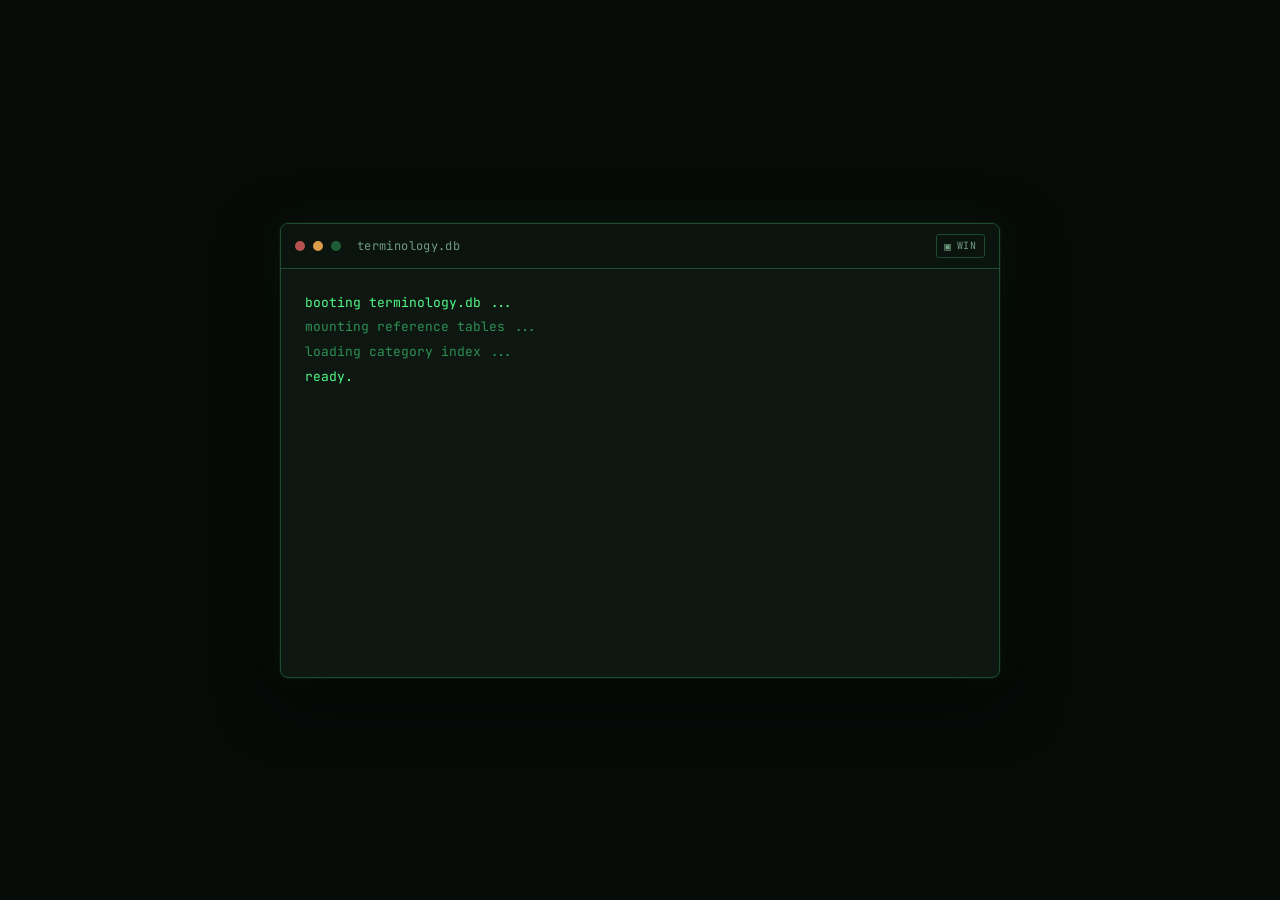
<file: terminology/terminology.html>
<!DOCTYPE html>
<html lang="en">
<head>
<meta charset="UTF-8">
<meta name="viewport" content="width=device-width, initial-scale=1.0, viewport-fit=cover">
<meta name="theme-color" content="#070b08">
<meta name="apple-mobile-web-app-capable" content="yes">
<meta name="apple-mobile-web-app-status-bar-style" content="black-translucent">
<meta name="apple-mobile-web-app-title" content="terminology.db">
<meta name="mobile-web-app-capable" content="yes">
<meta name="description" content="Interactive terminology reference terminal.">
<link rel="apple-touch-icon" href="data:image/svg+xml,%3Csvg%20xmlns%3D%22http%3A%2F%2Fwww.w3.org%2F2000%2Fsvg%22%20viewBox%3D%220%200%20180%20180%22%3E%3Crect%20width%3D%22180%22%20height%3D%22180%22%20rx%3D%2238%22%20fill%3D%22%23070b08%22%2F%3E%3Crect%20x%3D%2222%22%20y%3D%2234%22%20width%3D%22136%22%20height%3D%22112%22%20rx%3D%2210%22%20fill%3D%22%230d1611%22%20stroke%3D%22%231f4a30%22%20stroke-width%3D%224%22%2F%3E%3Ccircle%20cx%3D%2242%22%20cy%3D%2251%22%20r%3D%225%22%20fill%3D%22%23ff6b6b%22%2F%3E%3Ccircle%20cx%3D%2258%22%20cy%3D%2251%22%20r%3D%225%22%20fill%3D%22%23ffb454%22%2F%3E%3Ccircle%20cx%3D%2274%22%20cy%3D%2251%22%20r%3D%225%22%20fill%3D%22%234ffb86%22%2F%3E%3Cpath%20d%3D%22M42%2082h55M42%20101h75M42%20120h48%22%20stroke%3D%22%234ffb86%22%20stroke-width%3D%227%22%20stroke-linecap%3D%22round%22%2F%3E%3C%2Fsvg%3E">
<title>terminology.db</title>
<link rel="preconnect" href="https://fonts.googleapis.com">
<link href="https://fonts.googleapis.com/css2?family=VT323&family=JetBrains+Mono:wght@400;500;700&display=swap" rel="stylesheet">
<style>
  :root {
    --bg: #070b08;
    --bg-panel: #0d1611;
    --bg-inset: #081209;
    --green: #4ffb86;
    --green-bright: #a8ffc4;
    --green-dim: #2b8f52;
    --green-faint: #1c5c37;
    --amber: #ffb454;
    --text-muted: #6f9a80;
    --border: #1f4a30;
    --danger: #ff6b6b;

    --window-bg: var(--bg-panel);
    --title-bg: #0a130d;
    --title-border: var(--border);
    --window-radius: 8px;
  }

  * { box-sizing: border-box; }

  html, body {
    margin: 0;
    padding: 0;
    min-height: 100vh;
    background: var(--bg);
    font-family: 'JetBrains Mono', monospace;
    color: var(--green);
  }

  body {
    display: flex;
    align-items: center;
    justify-content: center;
    padding:
      max(32px, env(safe-area-inset-top))
      max(16px, env(safe-area-inset-right))
      max(32px, env(safe-area-inset-bottom))
      max(16px, env(safe-area-inset-left));
    -webkit-tap-highlight-color: transparent;
    overscroll-behavior-y: none;
  }

  /* ---------- CRT wrapper ---------- */
  .crt {
    position: relative;
    width: 100%;
    max-width: 720px;
  }

  .crt::before {
    content: "";
    position: absolute;
    inset: 0;
    pointer-events: none;
    background: repeating-linear-gradient(
      to bottom,
      rgba(255,255,255,0.025) 0px,
      rgba(255,255,255,0.025) 1px,
      transparent 1px,
      transparent 3px
    );
    mix-blend-mode: overlay;
    z-index: 5;
    border-radius: 8px;
  }

  .terminal-window {
    position: relative;
    background: var(--window-bg);
    border: 1px solid var(--border);
    border-radius: var(--window-radius);
    box-shadow:
      0 0 0 1px rgba(79, 251, 134, 0.05),
      0 20px 60px rgba(0,0,0,0.6),
      0 0 40px rgba(79, 251, 134, 0.06);
    overflow: hidden;
    animation: flicker 6s infinite steps(1);
  }

  @keyframes flicker {
    0%, 96%, 100% { opacity: 1; }
    97% { opacity: 0.94; }
    98% { opacity: 1; }
  }

  @media (prefers-reduced-motion: reduce) {
    .terminal-window { animation: none; }
  }

  /* ---------- title bar ---------- */
  .title-bar {
    display: flex;
    align-items: center;
    gap: 8px;
    padding: 10px 14px;
    background: var(--title-bg);
    border-bottom: 1px solid var(--title-border);
  }

  .dot { width: 10px; height: 10px; border-radius: 50%; background: var(--green-faint); }
  .dot.amber { background: var(--amber); opacity: 0.85; }
  .dot.red { background: var(--danger); opacity: 0.7; }

  .title-bar span.name {
    margin-left: 8px;
    font-size: 12px;
    color: var(--text-muted);
    letter-spacing: 0.03em;
  }

  /* ---------- theme toggle ---------- */
  .theme-toggle {
    margin-left: auto;
    display: inline-flex;
    align-items: center;
    gap: 5px;
    padding: 4px 7px;
    border: 1px solid var(--border);
    border-radius: 3px;
    background: transparent;
    color: var(--text-muted);
    font-family: inherit;
    font-size: 10px;
    letter-spacing: 0.08em;
    cursor: pointer;
    transition: border-color 0.15s ease, color 0.15s ease, background 0.15s ease;
  }

  .theme-toggle:hover {
    border-color: var(--green-dim);
    color: var(--green-bright);
    background: rgba(79, 251, 134, 0.05);
  }

  .theme-toggle .theme-icon { font-size: 11px; }

  /* ---------- Windows theme ---------- */
  .terminal-window.windows-theme {
    --bg-panel: #111111;
    --bg-inset: #050505;
    --green: #c7f0d0;
    --green-bright: #f2fff5;
    --green-dim: #8aaa93;
    --green-faint: #4c5d51;
    --amber: #d8a84e;
    --text-muted: #9aa39d;
    --border: #343434;
    --window-bg: #111111;
    --title-bg: #202020;
    --title-border: #343434;
    --window-radius: 2px;
    box-shadow:
      0 0 0 1px rgba(255,255,255,0.03),
      0 18px 50px rgba(0,0,0,0.65);
  }

  .terminal-window.windows-theme .title-bar {
    padding: 8px 10px 8px 12px;
    min-height: 34px;
  }

  .terminal-window.windows-theme .dot { display: none; }

  .terminal-window.windows-theme .title-bar::before {
    content: '▣';
    color: #cfcfcf;
    font-size: 13px;
    margin-right: 2px;
  }

  .terminal-window.windows-theme .title-bar span.name {
    margin-left: 0;
    color: #d7d7d7;
    font-family: 'Segoe UI', Arial, sans-serif;
    font-size: 12px;
    letter-spacing: 0;
  }

  .windows-controls {
    display: none;
  }

  .terminal-window.windows-theme .windows-controls {
    margin-left: 8px;
    display: flex;
    align-items: center;
    align-self: stretch;
  }

  .windows-controls button {
    width: 40px;
    height: 28px;
    padding: 0;
    border: 0;
    background: transparent;
    color: #d5d5d5;
    font-family: 'Segoe UI', Arial, sans-serif;
    font-size: 13px;
    cursor: default;
  }

  .windows-controls .close { font-size: 15px; }

  .terminal-window.windows-theme .windows-controls .close:hover {
    background: #c42b1c;
    color: white;
  }

  .terminal-window.windows-theme .windows-controls button:not(.close):hover {
    background: #353535;
  }

  .terminal-window.windows-theme .banner {
    font-family: 'Cascadia Mono', 'Consolas', 'Courier New', monospace;
    text-shadow: none;
  }

  .terminal-window.windows-theme select,
  .terminal-window.windows-theme button.flashcard-btn,
  .terminal-window.windows-theme .output-panel {
    border-radius: 2px;
  }

  .terminal-window.windows-theme button.flashcard-btn {
    color: #d8d8d8;
    border-color: #666;
  }

  .terminal-window.windows-theme button.flashcard-btn:hover {
    background: rgba(255,255,255,0.05);
    box-shadow: none;
  }

  /* ---------- body ---------- */
  .terminal-body {
    padding: 22px 24px 26px;
    min-height: 360px;
  }

  .banner {
    font-family: 'VT323', monospace;
    font-size: 30px;
    line-height: 1.1;
    color: var(--green-bright);
    text-shadow: 0 0 12px rgba(79,251,134,0.35);
    margin: 0 0 4px;
    letter-spacing: 0.02em;
  }

  .subhead {
    font-size: 12px;
    color: var(--text-muted);
    margin: 0 0 22px;
  }

  /* boot sequence */
  #boot {
    font-size: 13px;
    line-height: 1.9;
    min-height: 360px;
  }
  #boot .boot-line { opacity: 0; animation: bootIn 0.15s ease-out forwards; }
  #boot .boot-line.dim { color: var(--green-dim); }
  @keyframes bootIn { to { opacity: 1; } }

  #main { display: none; }
  #main.visible { display: block; animation: bootIn 0.3s ease-out; }

  /* ---------- prompt rows ---------- */
  .prompt-row {
    margin-bottom: 18px;
  }

  .prompt-row.hidden { display: none; }

  label {
    display: block;
    font-size: 11px;
    text-transform: uppercase;
    letter-spacing: 0.12em;
    color: var(--green-dim);
    margin-bottom: 6px;
  }

  label::before {
    content: "> ";
    color: var(--amber);
  }

  select {
    width: 100%;
    appearance: none;
    -webkit-appearance: none;
    background: var(--bg-inset);
    color: var(--green-bright);
    border: 1px solid var(--border);
    border-radius: 4px;
    padding: 10px 34px 10px 12px;
    font-family: inherit;
    font-size: 14px;
    cursor: pointer;
    background-image: linear-gradient(45deg, transparent 50%, var(--green-dim) 50%),
                       linear-gradient(135deg, var(--green-dim) 50%, transparent 50%);
    background-position: calc(100% - 18px) center, calc(100% - 13px) center;
    background-size: 5px 5px, 5px 5px;
    background-repeat: no-repeat;
    transition: border-color 0.15s ease;
  }

  select:hover { border-color: var(--green-dim); }

  select:focus-visible, button:focus-visible {
    outline: none;
    border-color: var(--green);
    box-shadow: 0 0 0 3px rgba(79, 251, 134, 0.25);
  }

  option { background: var(--bg-inset); color: var(--green-bright); }

  /* ---------- actions ---------- */
  .actions {
    display: flex;
    align-items: center;
    gap: 14px;
    margin: 22px 0 20px;
    flex-wrap: wrap;
  }

  button.flashcard-btn {
    background: transparent;
    color: var(--amber);
    border: 1px solid var(--amber);
    border-radius: 4px;
    padding: 10px 18px;
    font-family: inherit;
    font-size: 13px;
    letter-spacing: 0.06em;
    cursor: pointer;
    transition: background 0.15s ease, color 0.15s ease, box-shadow 0.15s ease;
  }

  button.flashcard-btn:hover {
    background: rgba(255, 180, 84, 0.1);
    box-shadow: 0 0 16px rgba(255, 180, 84, 0.25);
  }

  button.flashcard-btn:active { transform: translateY(1px); }

  .hint {
    font-size: 11px;
    color: var(--text-muted);
  }

  /* ---------- output ---------- */
  .output-panel {
    background: var(--bg-inset);
    border: 1px solid var(--border);
    border-radius: 4px;
    padding: 16px 18px;
    min-height: 120px;
  }

  .output-empty {
    color: var(--text-muted);
    font-size: 13px;
  }

  .output-cat {
    font-size: 10px;
    text-transform: uppercase;
    letter-spacing: 0.14em;
    color: var(--green-dim);
    margin-bottom: 8px;
  }

  .output-label {
    font-size: 15px;
    color: var(--green-bright);
    margin-bottom: 12px;
    font-weight: 700;
  }

  .output-label::before { content: "$ "; color: var(--amber); }

  pre.output-value {
    margin: 0;
    white-space: pre-wrap;
    word-break: break-word;
    font-family: 'JetBrains Mono', monospace;
    font-size: 13px;
    line-height: 1.6;
    color: var(--green);
  }

  .line-reveal {
    opacity: 0;
    display: block;
    animation: revealLine 0.18s ease-out forwards;
  }

  /* tighter spacing for table-like rows (lines containing "|") */
  .line-tight {
    line-height: 1.15;
  }

  .line-spacer {
    line-height: 0.8;
  }

  @keyframes revealLine {
    from { opacity: 0; transform: translateY(3px); }
    to { opacity: 1; transform: none; }
  }

  @media (prefers-reduced-motion: reduce) {
    .line-reveal { animation: none; opacity: 1; }
  }

  .cursor {
    display: inline-block;
    width: 8px;
    height: 14px;
    background: var(--green);
    margin-left: 2px;
    vertical-align: -2px;
    animation: blink 1s step-end infinite;
  }

  @keyframes blink { 50% { opacity: 0; } }

  @media (max-width: 480px) {
    body {
      align-items: flex-start;
      padding-top: max(18px, env(safe-area-inset-top));
      padding-bottom: max(18px, env(safe-area-inset-bottom));
    }

    .banner { font-size: 24px; }
    .terminal-body { padding: 18px 16px 20px; }

    select,
    button.flashcard-btn {
      min-height: 44px;
    }

    .theme-toggle {
      min-height: 32px;
      padding: 5px 8px;
    }

    .output-panel {
      overflow-x: hidden;
      -webkit-overflow-scrolling: touch;
    }
  
  @media (max-width: 480px) {
      pre.output-value {
          width: 100%;
          min-width: 0;
          font-size: 11px;
          line-height: 1.45;
          white-space: pre-wrap;
          overflow-wrap: anywhere;
          word-break: normal;
      }
  
      .line-tight {
          line-height: 1.2;
      }
  }

    .windows-controls button {
      width: 34px;
    }
  }
</style>
</head>
<body>

<div class="crt">
  <div class="terminal-window">
    <div class="title-bar">
      <div class="dot red"></div>
      <div class="dot amber"></div>
      <div class="dot"></div>
      <span class="name">terminology.db</span>

      <button class="theme-toggle" id="theme-toggle" type="button"
              aria-label="Switch terminal theme" title="Switch terminal theme">
        <span class="theme-icon">▣</span>
        <span id="theme-toggle-label">WIN</span>
      </button>

      <div class="windows-controls" aria-hidden="true">
        <button type="button" aria-label="Minimize">−</button>
        <button type="button" aria-label="Maximize">□</button>
        <button class="close" type="button" aria-label="Close">×</button>
      </div>
    </div>

    <div class="terminal-body">

      <div id="boot"></div>

      <div id="main">
        <p class="banner">TERMINOLOGY REFERENCE</p>
        <p class="subhead">select an area, then a term</p>

        <div class="prompt-row" id="row-area">
          <label for="area-select">terminology area</label>
          <select id="area-select">
            <option value="" disabled selected>-- choose an area --</option>
          </select>
        </div>

        <div class="prompt-row hidden" id="row-term">
          <label for="term-select">term</label>
          <select id="term-select">
            <option value="" disabled selected>-- choose a term --</option>
          </select>
        </div>

        <div class="actions">
          <button class="flashcard-btn" id="flashcard-btn" type="button">[ FLASHCARD ]</button>
          <span class="hint">pulls a random term from any area</span>
        </div>

        <div class="output-panel" id="output">
          <p class="output-empty">// no term selected yet</p>
        </div>
      </div>

    </div>
  </div>
</div>

<script>
  // ---------------------------------------------------------------
  // DATA
  // Converted from the Python source: triple-quoted strings -> template
  // literals, tabs -> spaces, dedent applied manually.
  // ---------------------------------------------------------------
  const terminologyDict = {
    consciousness: {
      catLabel: 'CONSCIOUSNESS',
      terms: {
        psionic_asset: {
          label: 'psionic asset',
          value: `A "psionic asset" refers to a human operator with alleged psychic or "extratemporal" \
abilities who is used in secret military or private programs to mentally summon, communicate with, or \
pilot non-human intelligence (NHI) craft.

The term gained widespread attention following disclosures by military veterans and whistleblowers \
like Jake Barber, who alleged that some crash-retrieval or landing operations were not accidental, \
but deliberately initiated by psionic operators.

Origins and Core Claims of Psionic Assets
Definition: Individuals believed to possess a natural predisposition for anomalous mental \
sensitivities, telepathy, or remote interaction.
The Mechanism: Operators reportedly use deep meditation, focused intent, or altered states of \
consciousness to create a mental or spiritual bridge with the technology or intelligence behind UAPs.

Intended Functions:
Summoning: Persuading or inviting a craft to manifest or land in a specific location.
Interfacing: Acting as a biological or telepathic link to comprehend or manipulate the craft's \
flight systems.
Retrieval Coordination: Guiding recovery teams to precise locations where a controlled or landed \
phenomenon could be secured.`          
        },
        remote_viewing: {
          label: 'Remote Viewing (RV)',
          value: `Remote viewing is the practice of seeking mental impressions of a hidden, distant, \
or unseen target. Coined in the early 1970s by physicists [Russell Targ and Harold Puthoff] at the \
Stanford Research Institute (SRI) alongside artist Ingo Swann, the term emerged from experiments \
investigating psychic phenomena and espionage. Despite being widely considered a pseudoscience by the \
mainstream scientific community, it became the focus of multi-million-dollar intelligence programs \
and is still used, exploited and studied today.`
        },
        controlled_remote_viewing: {
          label: 'Controlled Remote Viewing (CRV)',
          value: `Controlled Remote Viewing (CRV) is a structured, protocol-driven methodology \
developed in the 1970s by the Stanford Research Institute alongside artist Ingo Swann.

Designed for intelligence-gathering, it uses pen, paper, and strict "blind" numerical coordinates \
to separate raw sensory data from imagination or analytical bias. Viewers are trained to set aside \
analytical naming (analytical overlay - AOL) or guessing ("it is a house") and focus purely on \
fundamental sensory descriptors ("red," "smooth," "cold").

The CRV structure allows the viewer to be in control of the session. The viewer has various tools \
to task the subconscious with information gathering and other tools to set asside analytical thoughts \
(the conscious, thinking mind), and emotional responses which degrade accuracy and slowly destroy the session.`
        },
        esp: {
          label: 'Extrasensory perception (ESP)',
          value: `ESP is the ability to gain information or feel things using the mind without using the \
standard physical senses of sight, hearing, touch, taste, or smell.

Types of ESP
Telepathy: Reading or transferring thoughts between people.
Clairvoyance: Seeing or knowing about hidden objects or distant events.
Precognition: Predicting or foreseeing future events.
Retrocognition: Knowing about events from the past`        
        }
      }
    },
    people: {
      catLabel: 'PEOPLE',
      terms: {
        harald_malmgren: {
          label: 'Harald Malmgren',
          value: `Harald Malmgren was a statesman and whitehouse advisor (1935 - 2025). At the end of \
his life, he publicly claimed to have held pieces of a UFO in his hands, which was given to him by the \
head of the Albuquerque branch of the Atomic Security Commission and the eventual founder of DARPA, \
Lawrence Preston Gise (who also happens to be Jeff Bezos' maternal grandfather).

Malmgren's mentor was Richard Bissel, who founded Area 51 and was deputy director of the CIA.`
        },
        jacobo_grinberg: {
          label: 'Jacobo Grinberg',
          value: `Dr. Jacobo Grinberg-Zylberbaum (1946-1994) was a prominent Mexican neurophysiologist \
and psychologist who famously vanished without a trace in December 1994 just before his 48th birthday, \
after he publicly claimed to have deciphered the fundamental codes of reality itself. He was allegedly \
on the verge of proving that human consciousness could directly alter the physical world, a concept akin \
to finding "the Matrix" years before the movie came out.

He is well-known for blending conventional scientific methods with the study of Mexican shamanism, \
telepathy, and human consciousness.

Scientific Work and Theories
Syntergic Theory: Grinberg proposed that the human brain does not generate consciousness itself, \
but rather acts as a biological transducer or receiver that decodes a pre-existing holographic matrix \
or energy field he called "the lattice." 

Transferred Potentials: In his laboratory at the National Autonomous University of Mexico (UNAM), he \
conducted controversial experiments attempting to measure direct, non-local brain-to-brain communication \
between isolated subjects. 

Shamanism: He spent time studying indigenous Mexican healers, most notably the famous psychic surgeon \
known as "Pachita", to scientifically document phenomena that defied standard Western physics`
        },        
        michael_talbot: {
          label: 'Michael Talbot',
          value: `In "The Holographic Universe", Michael Talbot argues that the physical universe is a giant \
hologram, functioning as a 3D projection from a deeper level of reality beyond space and time. \
Published in 1991, the book builds upon the theories of quantum physicist David Bohm and neurophysiologist \
Karl Pribram to explain consciousness, the mind-body connection, and paranormal phenomena.

In a strange synchronicity, he had written a novel about vampires in 1982, where he explored the idea \
that vampirism was a rare form of leukemia. In 1992, he contracted a rare form of \
leukemia, which he died from.`
        },        
        lyn_buchanan: {
          label: 'Lyn Buchanan',
          value: `Leonard "Lyn" Buchanan is a retired U.S. Army Intelligence Sergeant First Class who \
served as a prominent "psychic spy" and trainer within the military's secret Project Stargate remote \
viewing unit (viewer 018) from 1984 to 1992.

Military Career & Project Stargate
Unit Base: Stationed at Fort Meade, Maryland, for over eight years.

Core Role: Served as an active Controlled Remote Viewer (CRV) and the primary database manager for the unit.

Pop Culture Tie: His unconventional military experiences helped inspire aspects of the book and film The Men Who Stare at Goats.

Real-World Use: Utilized his skills to assist law enforcement.

Authored Books
The Seventh Sense: Secrets of Remote Viewing as Told By a Psychic Spy for \
the U.S. Military, detailing the operational history of government parapsychology. \
Buchanan shares some his most interesting remote viewing sessions, which include targets \
for intelligence agencies, historical figures and fascinating NHI targets.

Gravity: Penned a second book focusing on his personal theories regarding physics and gravity.`
        },        
        ingo_swann: {
          label: 'Ingo Swann',
          value: `Ingo Swann (1933-2013) was an American psychic, artist, and author who co-created and \
popularized the term "remote viewing" in the early 1970s. He helped establish coordinated psychic testing \
protocols alongside physicists at the Stanford Research Institute for government-backed intelligence initiatives \
like the Stargate Project.

Origins and SRI Experiments
Coining the Term: Swann suggested the phrase "remote viewing" to differentiate controlled mental scanning from \
traditional clairvoyance.

SRI Collaboration: Working with researchers Russell Targ and Harold Puthoff at the Stanford Research Institute, \
Swann participated in laboratory tests designed to see if individuals could perceive hidden, distant targets \
using only geographic coordinates.

Government Interest: His testing attracted sponsorship from intelligence groups, including the CIA and the \
U.S. Army, leading to decades of classified military intelligence exploration.`
        },   
        jake_barber: {
          label: 'Jake Barber',
          value: `Jake Barber (Jacob Barber) is a high-profile U.S. Air Force veteran and defense contractor \
who made waves as a prominent UFO/UAP (Unidentified Anomalous Phenomena) whistleblower.

Barber claims he was contracted by the U.S. military and intelligence agencies for roughly 20 years to secure \
and transport downed non-human craft. His core revelations include:

The "Egg-Shaped" Craft: Barber claims to have gotten within 100 feet of an SUV-sized, white, seamless \
"egg-shaped" craft that lacked an engine. NewsNation independently obtained and broadcast a video from the \
belly of a retrieval helicopter corroborating the transportation of this specific anomalous object.

The "Eightgon": On another mission, he reported retrieving a distinct, flying disc-shaped craft with eight \
visible, sharp edges.

Psionic Summoning: Barber claims secret government operations utilize individuals with unique "psionic" \
or spiritual capabilities (frequently of Indigenous heritage) to connect with and bring down these crafts \
using microwave energy weapons.`
        },        
        joe_mcmoneagle: {
          label: 'Joe McMoneagle',
          value: `Joe McMoneagle (born January 11, 1946) is a retired U.S. Army Chief Warrant Officer and \
renowned psychic.

Known as "Remote Viewer 001," he was a foundational operative in the U.S. military's \
classified Stargate Project, using remote viewing for intelligence gathering. He currently authors books \
and teaches at The Monroe Institute.

Military Background & Stargate Project
Joined the U.S. Army and served long-term in intelligence and security assignments.

Recruited in 1978 as one of the first psychic spy operatives for the classified unit \
at Fort Meade, Maryland.

Participated in thousands of remote viewing trials working alongside researchers \
at SRI International and Science Applications International Corporation (SAIC).

Conducted operational tasks during historical events like the Iran hostage crisis and tracking foreign \
military installations.Retired from active military service in 1984.

Post-Military Work & Teaching
Co-owner of Intuitive Intelligence Applications, Inc., providing applied anomalous cognition collection for \
commercial and research clients.

Serves as a trainer and instructor for residential and virtual programs at The Monroe Institute, teaching \
remote viewing theory and application.

Authored multiple books detailing his background and experiences, \
including Mind Trek, The Stargate Chronicles, and Remote Viewing Secrets`
        },         
        robert_bigelow: {
          label: 'Robert Bigelow',
          value: `Billionaire aerospace entrepreneur and hotel magnate Robert Bigelow has spent over 40 years \
and tens of millions of dollars privately funding UFO and paranormal research.

Private Research and Institutes
National Institute for Discovery Science (NIDS): Founded by Bigelow in 1995 to scientifically study fringe science, \
ufology, and anomalous phenomena before it was disbanded in 2004.

Skinwalker Ranch: Purchased the 512-acre Utah ranch in 1996 to investigate reported UFO sightings, cryptids, and \
multi-dimensional anomalies using an on-site NIDS research team.

Bigelow Aerospace Advanced Space Studies (BAASS): Created as an extension of his aerospace company in 2008 to research \
unexplained aerial phenomena and physiological impacts on human witnesses. 

Government Partnerships and Advocacy
AAWSAP / AATIP Support: Instrumental in lobbying U.S. Senator Harry Reid to launch the Pentagon's secretive Advanced \
Aerospace Weapon System Applications Program (AAWSAP) and AATIP, which contracted BAASS to build an extensive database \
tracking military encounters and physical evidence.

Bigelow Aerospace: The Bigelow Expandable Activity Module (BEAM) is an expandable habitat test on the International Space \
Station. In 2008, the CIA blocked the transfer of legacy unidentified anomalous phenomena (UAP) or metamaterials from Lockheed \
Martin to Robert Bigelow's aerospace program.

Calls for Disclosure: Publicly advocates for formal presidential disclosure regarding a recognized non-human \
intelligent presence on Earth, including briefing high-level political figures to encourage public acknowledgment.`
        },         
        uri_geller: {
          label: 'Uri Geller',
          value: `Uri Geller, famous Israeli illusionist and self-proclaimed psychic, underwent remote viewing \
tests in the 1970s by physicists Russell Targ and Harold Puthoff at the Stanford Research Institute (SRI). \
These laboratory experiments, aimed at testing human extra-sensory perception for U.S. intelligence \
interests, remain a subject of intense historical debate and controversy.`
        },         
        hal_puthoff: {
          label: 'Hal Puthoff',
          value: `Dr. Harold E. "Hal" Puthoff is an American physicist and engineer who co-coined the \
term "remote viewing" and led foundational Cold War-era psychic spying research for the U.S. government \
at the Stanford Research Institute (SRI) during the 1970s and 1980s.

Origins and Research at SRI
Coining the Term: In the early 1970s, Puthoff and physicist Russell Targ \
created the phrase "remote viewing" at SRI to describe the purported ability to mentally perceive and \
describe hidden, distant geographical targets or objects.

Key Figures: Puthoff and Targ worked with prominent experimental subjects like Ingo Swann, Pat Price, \
and Uri Geller to test anomalous cognition under laboratory protocols.

Government Backing: Their work attracted funding from the CIA, DIA, and Department of Defense, evolving \
into multi-agency efforts like the Stargate Project.`
        },     
        russell_targ: {
          label: 'Russell Targ',
          value: `Physicist and author Russell Targ co-founded a pioneering, CIA-sponsored extrasensory \
perception research program at the Stanford Research Institute (SRI) in 1972.

Along with physicist Harold Puthoff, Targ coined the term "remote viewing" to describe the alleged mental \
ability to perceive distant or hidden targets

Origins and Government Projects
SRI Experiments: Targ and Puthoff tested gifted subjects like artist Ingo Swann and former police officer \
Pat Price, attempting to have them mentally describe remote geographic locations, buildings, and hidden objects.

Stargate Project: Their work evolved into multi-agency military intelligence efforts (under names like Grill \
Flame and later Stargate Project) intended to use psychic spying during the Cold War. 

Methods and Philosophy
Quieting the Mind: Targ maintains that successful remote viewing requires setting aside analytical thought, \
ego, and "naming" objects, drawing parallels to Buddhist concepts of "naked awareness".

Non-locality: He argues that remote viewing operates outside standard electromagnetic shielding because \
consciousness is non-local and interconnected across space and time.`
        },
        thomas_townsend_brown: {
          label: 'Thomas Townsend Brown',
          value: `Thomas Townsend Brown (March 18, 1905 - October 27, 1985) was an American inventor whose experiments \
and research on electricity based anti-gravitational observable momentum by ionizing different materials \
led him to believe he discovered a type of anti-gravity. He believed this was caused by strong electric fields.

  See:
      Electrohydrodynamics
      Biefeld-Brown effect
      electrogravitics`
        },
        tim_taylor: {
          label: 'Tim Taylor ("Tyler D")',
          value: `Tim Taylor (pseudonymously called "Tyler" or "Tyler D" in Dianna Pasulka's "American Cosmic") is a \
former aerospace engineer and NASA launch director. Taylor was a primary source for Pasulka's work. In the book, Pasulka \
claims Taylor was a part of a secret space program, involving UFOs. When pressing Taylor further on his job, he claimed \
more a esoteric purpose, of "adjusting timelines" like the movie "The Adjustment Bureau". Taylor explained that he works \
for someone similar to "The Hammer" or some higher-dimensional being that puts humans in their place and fixes bad timelines. 

Pasulka states Taylor was always talking about time travel in pop-culture. 

Taylor relayed the same time travel information to UFO experiencer Chris Bledsoe and his son Ryan, who further claimed \
that Taylor told them he was part of a secret time traveler group called the "Nassau Group", lead by the mid century \
inventor Thomas Townsend Brown. According to Chris, Taylor became very close to him and his family. 

Taylor took Bledsoe to the NASA Kennedy Space Centre - Astronaut Crew Quarters located in the \
Operations and Checkout building. It is claimed that very few people and only one President have ever been inside the \
Astronaut Crew Quarters, but Chris is given a personal tour of the facility. 

Inside the crew quarters, Taylor tells Bledsoe (UFO experiencer):
"Everyone who has ever been in those rooms has been to space. They bought something back with them, and it's still there. \
Now you have felt it too, and it has felt you. Everything will be different now."`
        },        
      }
    },
    places: {
      catLabel: 'PLACES & ORGS',
      terms: {
        nassau_group: {
          label: 'Nassau Group',
          value: `The "Nassau Group" is a modern piece of fringe UFO and aerospace folklore. It connects American \
inventor Thomas Townsend Brown to claims of secret time-travel technology, non-human intelligence, and timeline \
manipulation.

Origins of the Legend
The Core Figure: Thomas Townsend Brown (1905-1985) was a real-world inventor who pioneered \
research into high-voltage electronics, the Biefeld-Brown effect, and "electrogravitics" (the theoretical link \
between electricity and gravity).

The "Nassau Group" Claim: Modern lore surrounding this concept surfaced via anecdotal accounts from figures \
like aerospace engineer/author Timothy Taylor and accounts shared by the Bledsoe family.

The Time Travel Connection: According to these modern speculative narratives, the "Nassau Group" is \
alleged to be a shadowy, deep black-budget collective based in Nassau, Bahamas (where Brown frequently \
traveled during his life). The folklore claims the group utilizes advanced physics stemming from \
Brown's research into gravity-time relationships to bend time or alter timelines, with Brown himself \
cast as an early president or leader of the group.`
        },        
        skinwalker_ranch: {
          label: 'Skinwalker Ranch',
          value: `Skinwalker Ranch, also known as Sherman Ranch, is a 512-acre property in Uintah County, Utah, famous \
for alleged UFO sightings, paranormal occurrences, and Native American folklore. Its name comes from the \
"skin-walker"-a shape-shifting evil witch or creature from Navajo legend.

History and Ownership
Early reports: Neighbors and owners have reported bizarre events for decades, including strange lights, cattle \
mutilations, and unexplainable creatures.

The Sherman family: Terry Sherman and his family bought the ranch in 1994 and reported intense paranormal \
activity, which led them to sell it.

Bigelow Aerospace: Real estate billionaire Robert Bigelow bought the property in 1996 to conduct scientific \
investigations into the paranormal through the National Institute for Discovery Science (NIDS).

Brandon Fugal: The current owner, real estate billionaire Brandon Fugal, purchased the ranch in 2016 and \
allowed formal scientific and media access.

Reported Phenomena
UFOs and UAPs: Frequent sightings of strange orbs, lights, and unidentified aerial phenomena.

Cryptids and Monsters: Sightings of large, aggressive, wolf-like animals that allegedly resisted bullets.

Anomalies: Unexplained electronics failures, magnetic anomalies, and purported underground or interdimensional anomalies.

Also see:
    Hitchhiker effect`
        },
        gray_fox: {
          label: 'Gray Fox (codename)',
          value: `"Gray Fox" is the historical top-secret cover name for the U.S. Army's Intelligence Support Activity \
(ISA)-an elite special operations unit that gathers critical human and signals intelligence for Tier 1 units like Delta Force. \
Within the intelligence community, this unit is simply refered to as "The Activity" or "Task Force Orange". 

According to Jesse Michels, "WARDEX", the fictional agency in Spielberg's Disclosure Day, is likely based on Gray Fox \
due to it's location in Virginia and it's relationship to JSOC (Joint Special Operations Command). \
Luis Elizondo (UAP whistleblower) was a Gray Fox alumni. As, Gray Fox is deployed for sensitive recon before JSOC, it's \
likely these are UFO crash retrieval operations.

WARDEX stands for "WAtch", "Recon", "Develop", "EXtract" - a parallel and nod to Gray Fox's crash retrieval operations.

Also see SAIC, which is based in VA, works to develop exotic technology and with the best remote viewers.`
        },
        saic: {
          label: 'SAIC',
          value: `Science Applications International Corporation (SAIC) is headquartered in Reston, Virginia. \
SAIC has openly studied exotic propulsion, anti-gravity, directed energy and other exotic sciences. They worked \
hand-in-hand with Stargate (The CIA's remote viewing program). 

There's a recording of a conversation between Bob Oechsler (a UFO researcher on the board of SAIC) and Bobby Ray \
Inman (NSA Director). Oechsler asks Inman if any of the recovered vehicles will ever become available for \
technological research. Inman replies "Ten years ago, the answer would have been no. Whether with time they've \
evolved or are beginning to become more open on it. There's a possibility…"
`
        },
        stony_brook_university: {
          label: 'Stony Brook University',
          value: `Eric Weinstein has frequently discussed Stony Brook University (SUNY Stony Brook) in interviews and \
podcasts-most notably in relation to its historic mathematics and physics departments, its connection to \
billionaire hedge fund manager Jim Simons (former math department chair at Stony Brook and founder of \
Renaissance Technologies), and speculative discussions regarding institutional secrecy or advanced physics.`
        },
        renaissance_technologies: {
          label: 'Renaissance Technologies',
          value: `Eric Weinstein has frequently discussed Renaissance Technologies (and its legendary Medallion Fund) on podcasts. \
He highlights the quantitative hedge fund as an anomaly in finance, noting its unprecedented returns and its \
unique strategy of hiring elite mathematicians, particle theorists, and physicists instead of traditional Wall \
Street financial analysts.

Skepticism and Wonder: While expressing deep respect for the late founder Jim Simons, Weinstein uses Renaissance \
as a focal point to question how tightly guarded mathematical black-boxes operate at the absolute pinnacle of \
global finance, comparing the sheer statistical outlier of their performance against conventional economic theory.

Medallion Fund: Jim Simons (1938 - 2024), who himself contributed to fundamental physics with the Chern-Simons equations, \
and also was an NSA codebreaker, started this hedge fund which has had unparalleled and astronomical returns. The fund has had \
30% YOY returns since 1989, with over $100B in returns. Most of the best differential geometers in the U.S. end up at \
Renaissance Technologies. They are required to sign lifelong, ironclad non-disclosure agreements (NDAs) to protect the \
fund's secretive quantitative trading algorithms. Simons also oversaw Stony Brook University and Brookhaven National Laboratory.

David Spergel, who runs the Simons Foundation, was the chair of NASA's UAP review panel in 2022 and led the 16-member multidisciplinary panel.`

        },
      }
    },
    scientific: {
      catLabel: 'SCIENTIFIC',
      terms: {
        p_value: {
          label: 'p-value',
          value: `A p-value (probability value) measures how likely it is that you got your test results \
by random chance. It assumes that a baseline idea called the null hypothesis (which says there is no real \
effect or difference) is true. A lower p-value means your data is very unusual under that baseline idea, \
giving you stronger evidence to reject it. 

Core Concepts
Definition: The chance of seeing results as extreme as yours if nothing real is happening.
Alpha level (\u03b1): Your cutoff line for surprise. Most fields use 0.05 (5% chance) as the standard threshold.
Statistical significance: When your p-value is lower than your alpha level (e.g., p < 0.05), you reject the baseline idea. 

Common Misconceptions
It is not the probability that your test result happened by pure random luck.
It is not the chance that the null hypothesis is true.
A high p-value (> 0.05) does not prove the baseline idea is correct; it just means you do not have enough \
evidence to say otherwise.

Dean Radin, PhD, has directly authored meta-analyses ("The Science of Magic" and "The Conscious Universe") on \
"psi" phenomena, which yield extreme cumulative p-values:

Remote Viewing (SRI and SAIC Experiments): Combining data from SRI International and Science Applications \
International Corporation spanning decades, the cumulative statistical result yielded a p-value of \
p \u2248 10⁻²⁰ \
(odds against chance of a hundred billion billion to one).

Ganzfeld Telepathy: Mentally sending a random image out of 4 choices to an isolated receiver. The cumulative \
statistical result yielded p-value of \
p \u2248 10⁻⁹ \
(6 Sigma, or odds against chance of billions to one over ~5,000 sessions). 

Mind-Matter Interaction (RNG): Intentionally trying to skew the outputs of true electronic random number \
generators. The cumulative statistical result yielded p-value of \
p \u2248 10⁻³⁴ \
over decades.`
        },        
        electrohydrodynamics: {
          label: 'electrohydrodynamics',
          value: `Electrohydrodynamics (EHD), also known as electro-fluid-dynamics (EFD) or electrokinetics, is the study of \
the dynamics of electrically charged fluids. Electrohydrodynamics (EHD) is a joint domain of electrodynamics \
and fluid dynamics mainly focused on the fluid motion induced by electric fields. EHD, in its simplest form, \
involves the application of an electric field to a fluid medium, resulting in fluid flow, form, or properties \
manipulation. These mechanisms arise from the interaction between the electric fields and charged particles or \
polarization effects within the fluid. The generation and movement of charge carriers (ions) in a fluid subjected \
to an electric field are the underlying physics of all EHD-based technologies.`
        },
        biefeld_brown_effect: {
          label: 'Biefeld-Brown effect',
          value: `The Biefeld-Brown effect is an electrical phenomenon, first noticed by inventor Thomas Townsend Brown in the \
1920s, where high voltage applied to the electrodes of an asymmetric capacitor causes a net propulsive force \
toward the smaller electrode. Brown believed this effect was an anti-gravity force, and referred to it as \
electrogravitics based on it being an electricity/gravity phenomenon. Detailed studies in vacuum chambers failed \
to replicate Brown's observations and follow-up studies attribute the force measure to corona wind from electrical \
discharge.`
        },
        electrogravitics: {
          label: 'electrogravitics',
          value: `Electrogravitics is a speculative propulsion concept proposing a direct link between high-voltage electrostatic \
fields and gravitational force. Pioneered in the 1920s by inventor Thomas Townsend Brown \
(the Biefeld-Brown effect), mainstream physics attributes the observed thrust to mundane ionic drift, or \
"ionic wind," rather than anti-gravity.`
        },
        k_dielectric: {
          label: 'k dielectric',
          value: `A k dielectric (or kappa dielectric) refers to a material's dielectric constant (k), which measures its \
ability to store electrical energy in an electric field.`
        },
        gravitational_perturbations: {
          label: 'gravitational perturbations',
          value: `Gravitational perturbations are small, extra pushes or pulls on an object's path through space. They happen when \
a nearby planet, star, or misshapen mass adds extra gravity, changing an ideal orbit into a shifting, complex motion.`
        },
        plasmonics: {
          label: 'plasmonics',
          value: `Plasmonics is the study of how light and free electrons interact at the surface of metals like gold or silver. \
When light hits a metal nanostructure, it causes the free electrons to ripple together. This creates a wave \
called a surface plasmon, letting scientists squeeze light into tiny spaces smaller than its own wavelength.

Dr. Lacatski's example: Metals could immit light from their electron spin (indefinitely with no power needed \
after charge). Integrated metal circuits could replace silicon chips. Objects could be made invisible to the \
naked eye, as you could engineer the metal surface to guide light around the object.`
        }
      }
    },
    esoteric_and_spiritual: {
      catLabel: 'ESOTERIC AND SPIRITUAL',
      terms: {
        gnosticism: {
          label: 'Gnosticism',
          value: `Gnosticism is an ancient religious and philosophical movement from the Greco-Roman world \
that centered on salvation through gnosis—esoteric, experiential spiritual knowledge rather than blind faith \
or institutional authority. Rather than a single uniform church, it was an umbrella of diverse sects that \
viewed the material universe as flawed and separate from the true, highest God.

Core Beliefs
The High God: Believed in a supreme, completely transcendent, and unknowable ultimate God far removed \
from physical reality.

The Demiurge: Taught that the material world was not made by the supreme God, but by a lesser, flawed, \
and often ignorant creator deity called the Demiurge.

Divine Spark: Held that human beings possess a trapped spiritual spark of the highest God inside their \
physical bodies.

Secret Wisdom (Gnosis): Viewed salvation as an awakening or release from the physical prison achieved \
via hidden spiritual knowledge, often brought by divine figures like Jesus.

Historical Context
Flourished during the 1st and 2nd centuries CE alongside early Christianity.

Categorized and strongly opposed as heresy by mainstream proto-orthodox Christian writers.

Modern knowledge of their actual texts expanded significantly following the 1945 discovery of the \
Nag Hammadi library in Egypt.`
        },          
        low_entropy: {
          label: 'lowering the entropy',
          value: `In spirituality, lowering the entropy means actively resisting spiritual decay, \
apathy, and inner chaos to cultivate a higher state of consciousness, order, and connection to the divine. \

Borrowing from the scientific definition of entropy—where physical systems naturally move from order to \
disorder if left alone—spiritual entropy suggests that human consciousness defaults to confusion, selfishness, \
and laziness without conscious maintenance.

Core Meanings and Practices
• Combatting Spiritual Decay: Left unattended, the human mind and soul drift toward negative habits, despair, \
and division. Lowering entropy means reversing this passive decline.
• Applying Intentional Energy: Just as physical systems need an outside source of energy to stay organized, \
spiritual traditions teach that reducing inner chaos requires disciplined effort, such as prayer, meditation, \
mindfulness, or acts of service.
• Shifting from Fear to Love: In consciousness frameworks (like Tom Campbell's My Big TOE model), fear-based \
living increases ego and separation (high entropy), while love, cooperation, and empathy unify and organize \
consciousness (low entropy).
• Relying on Divine Grace: Many religious perspectives view human effort alone as a closed system; therefore, \
lowering entropy involves inviting higher external power—such as God, the Holy Spirit, or divine grace—to \
restore inner order.`
        },        
        right_left_hand: {
          label: 'RHP & LHP',
          value: `The Right-Hand Path (RHP) and Left-Hand Path (LHP) are two opposing philosophies in esotericism, \
occultism, and religion. The RHP focuses on unity with a higher power, community, and moral rules. The LHP focuses \
on individualism, self-deification, and breaking societal taboos 

Core Philosophical Differences

Ultimate Goal:
Right-Hand Path: Surrendering the ego to merge with a universal source, God, or higher consciousness.
Left-Hand Path: Strengthening the ego and individual consciousness to achieve self-actualization or personal godhood.

Authority and Rules:
Right-Hand Path: Follows external dogmas, sacred texts, societal traditions, and established ethical codes.
Left-Hand Path: Rejects external authority and tests or breaks social taboos to find internal truth. 

Community vs. Self:
Right-Hand Path: Tends to be collectivist, emphasizing altruism, charity, and service to others.
Left-Hand Path: Highly individualistic, emphasizing personal sovereignty, self-reliance, and personal reward.

Misconceptions About Good and Evil
Right-Hand Path: Often equated with "white magic" or purely benevolent acts. However, critics note it \
can also demand rigid conformity or suppression of personal identity.
Left-Hand Path: Widely mischaracterized as malicious "black magic" or evil. In practice, many LHP adherents \
view it as a psychological and spiritual toolkit for radical self-honesty, shadow work, and personal \
independence rather than harm. 

Historical Origins
Eastern Roots: The terms originate from Tantric traditions in India (Dakshinachara for the Right-Hand Path \
and Vamachara for the Left-Hand Path), where the left path utilized unorthodox or taboo rituals for rapid \
spiritual realization under a guru's guidance. 
Western Esotericism: Later adopted by Western occultists, ceremonial magicians, and modern esoteric groups \
like Thelema, Luciferianism, and Satanism to categorize their magical workings and worldviews.`
        },          
        seal_of_solomon: {
          label: 'Seal of Solomon',
          value: `The Seal of Solomon (Khatam Sulayman), a 3D interwoven hexagram, represents esoteric wisdom, magic, \
authority, and control over unseen forces. 

The Fire Triangle: The upward-pointing triangle represents fire. Its shape mimics a rising flame pushing upward from the earth. 

The Water Triangle: The downward-pointing triangle represents water. Its shape mimics fluid flowing, falling, or descending downward. 

The Union: When woven together into a hexagram, they symbolize the perfect balancing of these two opposing, hostile elements \
without one destroying the other. 

Historical Lore: The Seal of Solomon stems from medieval legends regarding a magical signet ring given by God to King \
Solomon, which allegedly allowed him to command spirits (jinn or shedim) and speak with animals.`
        },        
        hitchhiker_effect: {
          label: 'hitchhiker effect (Skinwalker Ranch)',
          value: `The "hitchhiker effect" at Skinwalker Ranch refers to a reported phenomenon where paranormal activity, \
UFO phenomena, and anomalous disturbances do not stay confined to the property.

Instead, these forces or entities allegedly "attach" to researchers, visitors, or investigators and follow \
them home, sometimes thousands of miles away.

Characteristics of the Hitchhiker Effect
Shadow Beings: Encounters with tall, dark, or black shadow figures lurking in hallways or bedrooms.

Orbs and Anomalies: Sightings of glowing blue, red, or multi-colored orbs moving through private residences.

Poltergeist Activity: Unexplained noises, footsteps, doors slamming, and objects moving or being thrown.

Electronic Malfunctions: Sudden glitches in household electronics, appliances, or vehicles.

Apparitions of Cryptids: Reports of unusual animals or wolf-like creatures appearing near family homes.

Origin and Documentation
The term gained prominence during government-funded investigations like the Advanced Aerospace Weapon System \
Applications Program (AAWSAP) and studies by the National Institute for Discovery Science (NIDS). Researchers \
noted that individuals spending extended time on the Utah ranch frequently reported a lingering "attachment" \
that affected not just the primary witness, but sometimes their immediate family members as well.`
        },        
        jinn: {
          label: 'Jinn (Islamic)',
          value: `Islamic Jinn are sentient beings created from a smokeless fire (plasma?) who inhabit a parallel unseen world. \
Perhaps the same world where our consciousness dwells.`
        },
        brahman: {
          label: 'Brahman (Hindu)',
          value: `In Hinduism, Brahman is the unchanging, infinite, and all-pervading ultimate reality, consciousness, and \
cosmic soul of the universe. It is not a distinct personified deity with a human form, but rather the divine \
source and material fabric of everything that exists.

Core Concepts of Brahman
Ultimate Reality: The eternal, formless, and absolute principle that creates, sustains, and absorbs the universe.
Atman and Brahman: The individual human soul (Atman) is fundamentally identical to the universal soul (Brahman); \
realizing this non-duality brings spiritual liberation (moksha).
Immanent and Transcendent: Brahman exists both outside the physical universe as a transcendent power and within \
all living beings as life energy

Key Distinctions
Brahman vs. Brahma: Brahman is the formless absolute reality, whereas Brahma is the personalized four-headed \
creator god of the Hindu Trinity (Trimurti).
Brahman vs. Brahmin: Brahman is the cosmic spiritual principle, while a Brahmin (often spelled the same way \
in older texts) is a member of the traditional priestly and scholarly social class (varna).`
        },
      }
    },
    vocabulary: {
      catLabel: 'VOCABULARY',
      terms: {
        dialectical: {
          label: 'dialectical',
          value: `Dialectical means relating to a method of reasoning that finds the truth by discussing opposing ideas. \
It explores how two conflicting forces or contradictory facts interact, blend, or resolve into a deeper \
understanding.

Core Meanings in Philosophy
Socratic Method: A back-and-forth dialogue where people with different views use logic to find truth.
Hegelian Process: Moving forward through a thesis (initial idea), an antithesis (opposite idea), and \
a synthesis (combined resolution).
Marxism: Viewing history and society as driven by conflicts between opposing economic and social classes.`
        },
        orthogonal: {
          label: 'orthogonal',
          value: `Orthogonal means being at right angles or perpendicular to something else. In broader fields like math, \
science, and computing, it describes things that are completely independent, separate, or do not affect \
each other.

Core Meanings by Field
Geometry: Two lines, curves, or planes cross at a 90-degree right angle. \
Mathematics (Vectors): Two vectors have a dot product (or inner product) equal to zero. \
Statistics: Two variables are completely separate and statistically independent. \
Computer Science & Design: Two or more features or systems can change or work without affecting each other`
        },
        iconoclastic: {
          label: 'iconoclastic',
          value: `The word iconoclastic is an adjective that means attacking or trying to overthrow traditional or popular \
beliefs, customs, and values. It describes someone or something that breaks the rules and challenges the way \
things have always been done.

Literal meaning: The word comes from Greek words meaning "image breaker" (eikon for image, and klastes for breaker).
Religious roots: Long ago, it literally described people who smashed religious statues and sacred pictures.
Modern use: Today, people rarely break physical objects. Instead, they use "iconoclastic" to describe ideas, \
art, or speech that challenge social norms.`
        },
        irreverent: {
          label: 'irreverent',
          value: `Irreverent means showing a lack of respect for people, traditions, holy ideas, or serious things that others \
usually treat with honor.

Playful mocking: Making fun of strict traditions in a light or funny way.
Not mean-spirited: Often used to describe clever humor rather than pure hatred.`
        },
        forcing_function: {
          label: 'forcing function',
          value: `A forcing function is any constraint, event, or design choice that makes a specific action unavoidable. \
It turns inaction into a costly choice. This forces a system, user, or person to complete a step or change behavior. \
Key applications include design and engineering constraints, productivity habits, and mathematical differential \
equations. 

Technology can act as a forcing function on human behavior (for good or evil).`
        },
        externality: {
          label: 'externality',
          value: `An externality is an indirect cost or benefit to a third party who is not part of an economic transaction. 
These side effects are not shown in the price of the good or service.`
        },
        peripatetic: {
          label: 'peripatetic',
          value: `Peripatetic means traveling from place to place, often for work, or moving around frequently instead of \
staying in one fixed location. It can also describe someone or something related to the ancient Greek \
philosopher Aristotle, who famously walked around while teaching his students.`
        },
        heuristic: {
          label: 'heuristic',
          value: `A heuristic is a practical rule of thumb or mental shortcut. It helps you solve a problem or make a \
choice fast. It gives a good enough answer right now. You do not need all the data or a slow math rule.`
        },
        first_principles_thinking: {
          label: 'first principles thinking',
          value: `First principles thinking is a powerful mental model that involves breaking a complex problem down to its \
most basic, foundational truths-things you know are 100% true-and building a solution up from scratch. Instead \
of copying what others do or reasoning by analogy, you question every assumption.

How It Works
Deconstruct: Take a big problem and split it into its smallest, individual pieces or facts.
Question Assumptions: Strip away habits, traditions, and "the way things have always been done".
Verify Truths: Keep digging until you reach core facts that need no further proof.
Reconstruct: Build an original, brand-new solution from those core truths`
        },
      }
    },
  };

  // ---------------------------------------------------------------
  // BOOT SEQUENCE
  // ---------------------------------------------------------------
  const bootLines = [
    { text: 'booting terminology.db ...', dim: false },
    { text: 'mounting reference tables ...', dim: true },
    { text: 'loading category index ...', dim: true },
    { text: 'ready.', dim: false }
  ];

  const bootEl = document.getElementById('boot');
  const mainEl = document.getElementById('main');

  function runBoot() {
    bootLines.forEach((line, i) => {
      const div = document.createElement('div');
      div.className = 'boot-line' + (line.dim ? ' dim' : '');
      div.textContent = line.text;
      div.style.animationDelay = (i * 220) + 'ms';
      bootEl.appendChild(div);
    });

    const totalDelay = bootLines.length * 220 + 350;
    setTimeout(() => {
      bootEl.style.display = 'none';
      mainEl.classList.add('visible');
    }, totalDelay);
  }

  // ---------------------------------------------------------------
  // DROPDOWN POPULATION
  // ---------------------------------------------------------------
  const areaSelect = document.getElementById('area-select');
  const termSelect = document.getElementById('term-select');
  const rowTerm = document.getElementById('row-term');
  const outputPanel = document.getElementById('output');
  const terminalWindow = document.querySelector('.terminal-window');
  const themeToggle = document.getElementById('theme-toggle');
  const themeToggleLabel = document.getElementById('theme-toggle-label');

  function applyTheme(theme) {
    const isWindows = theme === 'windows';
    terminalWindow.classList.toggle('windows-theme', isWindows);
    themeToggleLabel.textContent = isWindows ? 'MAC' : 'WIN';
    themeToggle.setAttribute(
      'aria-label',
      isWindows ? 'Switch to macOS theme' : 'Switch to Windows theme'
    );
    themeToggle.title = isWindows ? 'Switch to macOS theme' : 'Switch to Windows theme';

    const themeColor = document.querySelector('meta[name="theme-color"]');
    if (themeColor) {
      themeColor.setAttribute('content', isWindows ? '#111111' : '#070b08');
    }
    try {
      localStorage.setItem('terminology-theme', theme);
    } catch (e) {
      // Local file viewers may block localStorage.
    }
  }

  themeToggle.addEventListener('click', () => {
    const nextTheme = terminalWindow.classList.contains('windows-theme')
      ? 'mac'
      : 'windows';
    applyTheme(nextTheme);
  });

  let savedTheme = 'mac';

  try {
    savedTheme = localStorage.getItem('terminology-theme') || 'mac';
  } catch (e) {
    // Local HTML viewers may not provide persistent storage.
  }
  applyTheme(savedTheme);

  function populateAreas() {
    Object.keys(terminologyDict).forEach(catKey => {
      const opt = document.createElement('option');
      opt.value = catKey;
      opt.textContent = terminologyDict[catKey].catLabel;
      areaSelect.appendChild(opt);
    });
  }

  function populateTerms(catKey) {
    termSelect.innerHTML = '<option value="" disabled selected>-- choose a term --</option>';
    const terms = terminologyDict[catKey].terms;
    Object.keys(terms)
      .sort((a, b) => a.localeCompare(b))
      .forEach(termKey => {
        const opt = document.createElement('option');
        opt.value = termKey;
        opt.textContent = terms[termKey].label;
        termSelect.appendChild(opt);
      });
  }

  function renderTerm(catKey, termKey) {
    const cat = terminologyDict[catKey];
    const term = cat.terms[termKey];

    outputPanel.innerHTML = '';

    const catTag = document.createElement('div');
    catTag.className = 'output-cat';
    catTag.textContent = cat.catLabel;
    outputPanel.appendChild(catTag);

    const labelEl = document.createElement('div');
    labelEl.className = 'output-label';
    labelEl.textContent = term.label;
    outputPanel.appendChild(labelEl);

    const pre = document.createElement('pre');
    pre.className = 'output-value';
    outputPanel.appendChild(pre);

    const lines = term.value.split('\n');
    lines.forEach((line, i) => {
      const span = document.createElement('span');

      span.className = 'line-reveal';

      // Lines that look like table rows (contain "|") get tighter spacing.
      if (line.includes('|')) {
        span.classList.add('line-tight');
      }

      // Empty lines are intentional visual spacers.
      if (!line.length) {
        span.classList.add('line-spacer');
      }

      span.style.animationDelay = (i * 35) + 'ms';
      span.textContent = line.length ? line : '\u00A0';
      pre.appendChild(span);
    });

    const cursor = document.createElement('span');
    cursor.className = 'cursor';
    pre.appendChild(cursor);
  }

  // ---------------------------------------------------------------
  // EVENTS
  // ---------------------------------------------------------------
  areaSelect.addEventListener('change', () => {
    const catKey = areaSelect.value;
    populateTerms(catKey);
    rowTerm.classList.remove('hidden');
    outputPanel.innerHTML = '<p class="output-empty">// choose a term from the list above</p>';
  });

  termSelect.addEventListener('change', () => {
    const catKey = areaSelect.value;
    const termKey = termSelect.value;
    if (catKey && termKey) renderTerm(catKey, termKey);
  });

  document.getElementById('flashcard-btn').addEventListener('click', () => {
    const catKeys = Object.keys(terminologyDict);
    const randCatKey = catKeys[Math.floor(Math.random() * catKeys.length)];
    const termKeys = Object.keys(terminologyDict[randCatKey].terms);
    const randTermKey = termKeys[Math.floor(Math.random() * termKeys.length)];

    areaSelect.value = randCatKey;
    populateTerms(randCatKey);
    termSelect.value = randTermKey;
    rowTerm.classList.remove('hidden');

    renderTerm(randCatKey, randTermKey);
  });

  // ---------------------------------------------------------------
  // INIT
  // ---------------------------------------------------------------
  runBoot();
  populateAreas();
</script>

</body>
</html>
</file>
<file: assets/css/site.css>
/* Shared styles for phillipberger.com — used by / and /projects/ */

*, *::before, *::after { box-sizing: border-box; margin: 0; padding: 0; }

:root {
  --bg:        #0d0d0d;
  --bg-card:   #111111;
  --border:    #575757;
  --border-2:  #1e1e1e;
  --text-pri:  #e8e8e8;
  --text-sec:  #cacaca;
  --text-mute: #8a8a8a;
  --text-dim:  #707070;
  --accent:    #4ade80;
  --font:      'JetBrains Mono', monospace;
}

[data-theme="light"] {
  --bg:        #f5f5f0;
  --bg-card:   #efefea;
  --border:    #5a5a5a62;
  --border-2:  #a7a7a7c2;
  --text-pri:  #161616;
  --text-sec:  #292929;
  --text-mute: #4e4e4e;
  --text-dim:  #14572a;
  --accent:    #1a7a3a;
}

html, body {
  height: 100%;
  background: var(--bg);
  color: var(--text-sec);
  font-family: var(--font);
  font-size: 13px;
  line-height: 1.6;
}

html {
  -webkit-text-size-adjust: 100%;
  text-size-adjust: 100%;
}

a { color: var(--accent); text-decoration: none; }
a:hover { text-decoration: underline; }

/* ── Layout ── */
.site-wrap {
  display: flex;
  flex-direction: column;
  min-height: 100vh;
  max-width: 960px;
  margin: 0 auto;
}

/* ── Header ── */
header {
  border-bottom: 1px solid var(--border);
  padding: 18px 32px;
  display: flex;
  align-items: center;
  gap: 20px;
  flex-wrap: wrap;
  position: relative;
}

header .name {
  color: var(--text-pri);
  font-size: 15px;
  font-weight: 500;
  letter-spacing: 0.06em;
}

header .tagline {
  color: var(--text-mute);
  font-size: 11px;
  letter-spacing: 0.03em;
}

header .header-right {
  margin-left: auto;
}

/* ── Theme toggle ── */
.theme-toggle {
  background: none;
  border: 1px solid var(--text-pri);
  color: var(--text-pri);
  font-family: var(--font);
  font-size: 11px;
  letter-spacing: 0.06em;
  padding: 5px 10px;
  cursor: pointer;
  transition: color 0.15s, border-color 0.15s;
  white-space: nowrap;
}

.theme-toggle:hover {
  color: var(--accent);
  border-color: var(--accent);
}

/* ── Body ── */
.body {
  display: flex;
  flex: 1;
}

/* ── Sidebar nav ── */
nav {
  width: 180px;
  min-width: 180px;
  border-right: 1px solid var(--border);
  padding: 24px 0;
}

.nav-comment {
  color: var(--text-dim);
  font-size: 11px;
  padding: 8px 22px 6px;
  letter-spacing: 0.04em;
}

nav button,
nav a.nav-link {
  display: block;
  width: 100%;
  background: none;
  border: none;
  border-left: 2px solid transparent;
  padding: 11px 22px;
  color: var(--text-mute);
  font-family: var(--font);
  font-size: 12px;
  letter-spacing: 0.05em;
  cursor: pointer;
  text-align: left;
  transition: color 0.15s;
}

nav button:hover, nav a.nav-link:hover { color: var(--text-sec); text-decoration: none; }

nav button.active {
  color: var(--text-pri);
  border-left: 2px solid var(--accent);
}

/* ── Content ── */
main {
  flex: 1;
  padding: 32px 40px;
  max-width: 700px;
}

.section { display: none; }
.section.active { display: block; }

.section-label {
  color: var(--accent);
  font-size: 14px;
  letter-spacing: 0.1em;
  margin-bottom: 20px;
}

/* ── About ── */
.about-text {
  color: var(--text-sec);
  line-height: 2;
  font-size: 12px;
  max-width: 560px;
}

/* ── Projects ── */
.project-card {
  border: 1px solid var(--border);
  padding: 20px 22px;
  margin-bottom: 14px;
  transition: border-color 0.15s;
}

.project-card:hover { border-color: #3a3a3a; }

.project-title {
  color: var(--text-pri);
  font-size: 12px;
  margin-bottom: 10px;
  letter-spacing: 0.04em;
}

.project-desc {
  color: var(--text-mute);
  font-size: 11px;
  line-height: 1.8;
}

.project-tag {
  color: var(--text-dim);
  font-size: 11px;
  letter-spacing: 0.04em;
  margin-top: 10px;
}

.project-link {
  color: var(--accent);
  font-size: 11px;
  letter-spacing: 0.04em;
  text-decoration: none;
  display: inline-block;
  margin-top: 12px;
}

.project-link:hover { text-decoration: underline; }

/* ── Interests ── */
.interest-row {
  display: flex;
  justify-content: space-between;
  align-items: center;
  padding: 12px 0;
  border-bottom: 1px solid var(--border-2);
  font-size: 12px;
}

.interest-row:last-child { border-bottom: none; }

.interest-label { color: var(--text-sec); }

.interest-meta {
  color: var(--accent);
  font-size: 11px;
  letter-spacing: 0.04em;
}

/* ── Books ── */
.interests-subhead {
  color: var(--text-dim);
  font-size: 11px;
  letter-spacing: 0.06em;
  margin: 24px 0 10px;
}

.book-row {
  border-bottom: 1px solid var(--border-2);
  padding: 14px 0;
}

.book-row:last-child { border-bottom: none; }

.book-top {
  display: flex;
  justify-content: space-between;
  align-items: baseline;
  margin-bottom: 6px;
  gap: 8px;
  flex-wrap: wrap;
}

.book-title {
  color: var(--text-pri);
  font-size: 12px;
  letter-spacing: 0.03em;
  flex-shrink: 0;
}

.book-author {
  color: var(--accent);
  font-size: 11px;
  letter-spacing: 0.03em;
  white-space: nowrap;
}

.book-note {
  color: var(--text-mute);
  font-size: 11px;
  line-height: 1.75;
}

.book-note::before {
  content: '// ';
  color: var(--text-dim);
}

/* ── Exploring ── */
.exploring-item {
  display: flex;
  align-items: baseline;
  gap: 10px;
  padding: 11px 0;
  border-bottom: 1px solid var(--border-2);
  font-size: 12px;
  color: var(--text-sec);
}

.exploring-item:last-of-type { border-bottom: none; }

.exploring-item::before {
  content: '>';
  color: var(--accent);
  font-size: 11px;
  flex-shrink: 0;
}

/* ── Contact ── */
.contact-tagline {
  color: var(--text-mute);
  font-size: 11px;
  line-height: 1.8;
  margin-bottom: 24px;
  font-style: italic;
}

.contact-row {
  display: flex;
  align-items: baseline;
  gap: 16px;
  padding: 11px 0;
  border-bottom: 1px solid var(--border-2);
  font-size: 12px;
}

.contact-row:last-of-type { border-bottom: none; }

.contact-label {
  color: var(--text-dim);
  font-size: 11px;
  letter-spacing: 0.06em;
  min-width: 64px;
}

.contact-value {
  color: var(--text-sec);
}

.contact-value a {
  color: var(--text-sec);
}

.contact-value a:hover { color: var(--accent); }

/* ── Prompt line ── */
.prompt-line {
  color: var(--accent);
  font-size: 11px;
  margin-top: 28px;
  letter-spacing: 0.04em;
}

/* ── Blinking cursor ── */
.cursor {
  display: inline-block;
  width: 7px;
  height: 13px;
  background: var(--accent);
  animation: blink 1s step-end infinite;
  vertical-align: -2px;
  margin-left: 2px;
}

@keyframes blink {
  0%, 100% { opacity: 1; }
  50%       { opacity: 0; }
}

/* ── Footer ── */
footer {
  border-top: 1px solid var(--border);
  padding: 14px 32px;
  display: flex;
  justify-content: space-between;
  align-items: center;
  flex-wrap: wrap;
  gap: 8px;
}

footer .footer-left {
  color: var(--text-dim);
  font-size: 11px;
}

footer .footer-right {
  color: var(--text-dim);
  font-size: 11px;
}

footer .footer-right a {
  color: var(--text-mute);
}

footer .footer-right a:hover { color: var(--accent); }

/* ── Mobile folder-tab nav ── */
.tab-row {
  display: none;
  position: absolute;
  bottom: 0; /* bottom of tab flush with header bottom border */
  left: 18px;
  z-index: 10;
}

.folder-nav-wrap {
  display: inline-block;
  position: relative;
}

.folder-tab-btn {
  background: var(--bg);
  border: none;
  color: var(--accent);
  font-family: var(--font);
  font-size: 14px;
  letter-spacing: 0.06em;
  padding: 6px 14px;
  cursor: pointer;
  position: relative;
  transition: color 0.15s;
  white-space: nowrap;
  display: flex;
  align-items: center;
  width: 160px;
  justify-content: flex-start;
  gap: 6px;
}


/* SVG notched border sits behind content, covers all four sides with cut corner */
.folder-tab-btn .tab-border {
  position: absolute;
  inset: 0;
  width: 100%;
  height: 100%;
  overflow: visible;
  pointer-events: none;
}

.folder-tab-btn .tab-border polyline {
  fill: none;
  stroke: var(--border);
  stroke-width: 1;
  transition: stroke 0.15s;
  /* Draw: bottom-left → top-left → top (to notch) → notch point → right → bottom-right
     bottom edge intentionally omitted so tab merges with dropdown */
}

.folder-tab-btn:hover .tab-border polyline {
  stroke: var(--accent);
}

.folder-tab-btn:hover {
  opacity: 0.75;
}

.folder-dropdown {
  display: none;
  position: absolute;
  top: 100%;
  left: 0;
  background: var(--bg-card);
  border: 1px solid var(--border);
  border-top: 2px solid var(--accent);
  width: 160px;
  z-index: 100;
}

.folder-dropdown.open {
  display: block;
}

.folder-dropdown-comment {
  color: var(--text-dim);
  font-size: 10px;
  padding: 8px 14px 4px;
  letter-spacing: 0.04em;
  border-bottom: 1px solid var(--border-2);
}

.folder-dropdown button,
.folder-dropdown a.nav-link {
  display: block;
  width: 100%;
  background: none;
  border: none;
  border-left: 2px solid transparent;
  padding: 10px 14px;
  color: var(--text-mute);
  font-family: var(--font);
  font-size: 12px;
  letter-spacing: 0.05em;
  cursor: pointer;
  text-align: left;
  transition: color 0.15s;
}

.folder-dropdown button:hover, .folder-dropdown a.nav-link:hover { color: var(--text-sec); text-decoration: none; }

.folder-dropdown button.active {
  color: var(--text-pri);
  border-left: 2px solid var(--accent);
}

/* ── Responsive ── */
@media (max-width: 600px) {
  header { padding: 14px 18px; gap: 10px; }
  nav { display: none; }
  .tab-row { display: block; }
  main { padding: 20px 18px; }
  footer { padding: 12px 18px; }
  .interest-row { flex-wrap: wrap; gap: 4px; }
  .book-author { white-space: normal; }
}

/* Keep book notes visually subordinate on mobile landscape. */
@media (max-width: 900px) and (orientation: landscape) {
  .book-note {
    font-size: 10px;
  }
}

/* ── Project page: anchor offset so linked cards aren't flush to the top ── */
.project-card { scroll-margin-top: 24px; }

/* ── Active state for nav items that are page links (e.g. PROJECTS on /projects/) ── */
nav a.nav-link.active,
.folder-dropdown a.nav-link.active {
  color: var(--text-pri);
  border-left: 2px solid var(--accent);
}

/* ── Projects page intro ── */
.page-intro {
  color: var(--text-mute);
  font-size: 11px;
  line-height: 1.8;
  margin-bottom: 24px;
  max-width: 560px;
}
</file>
